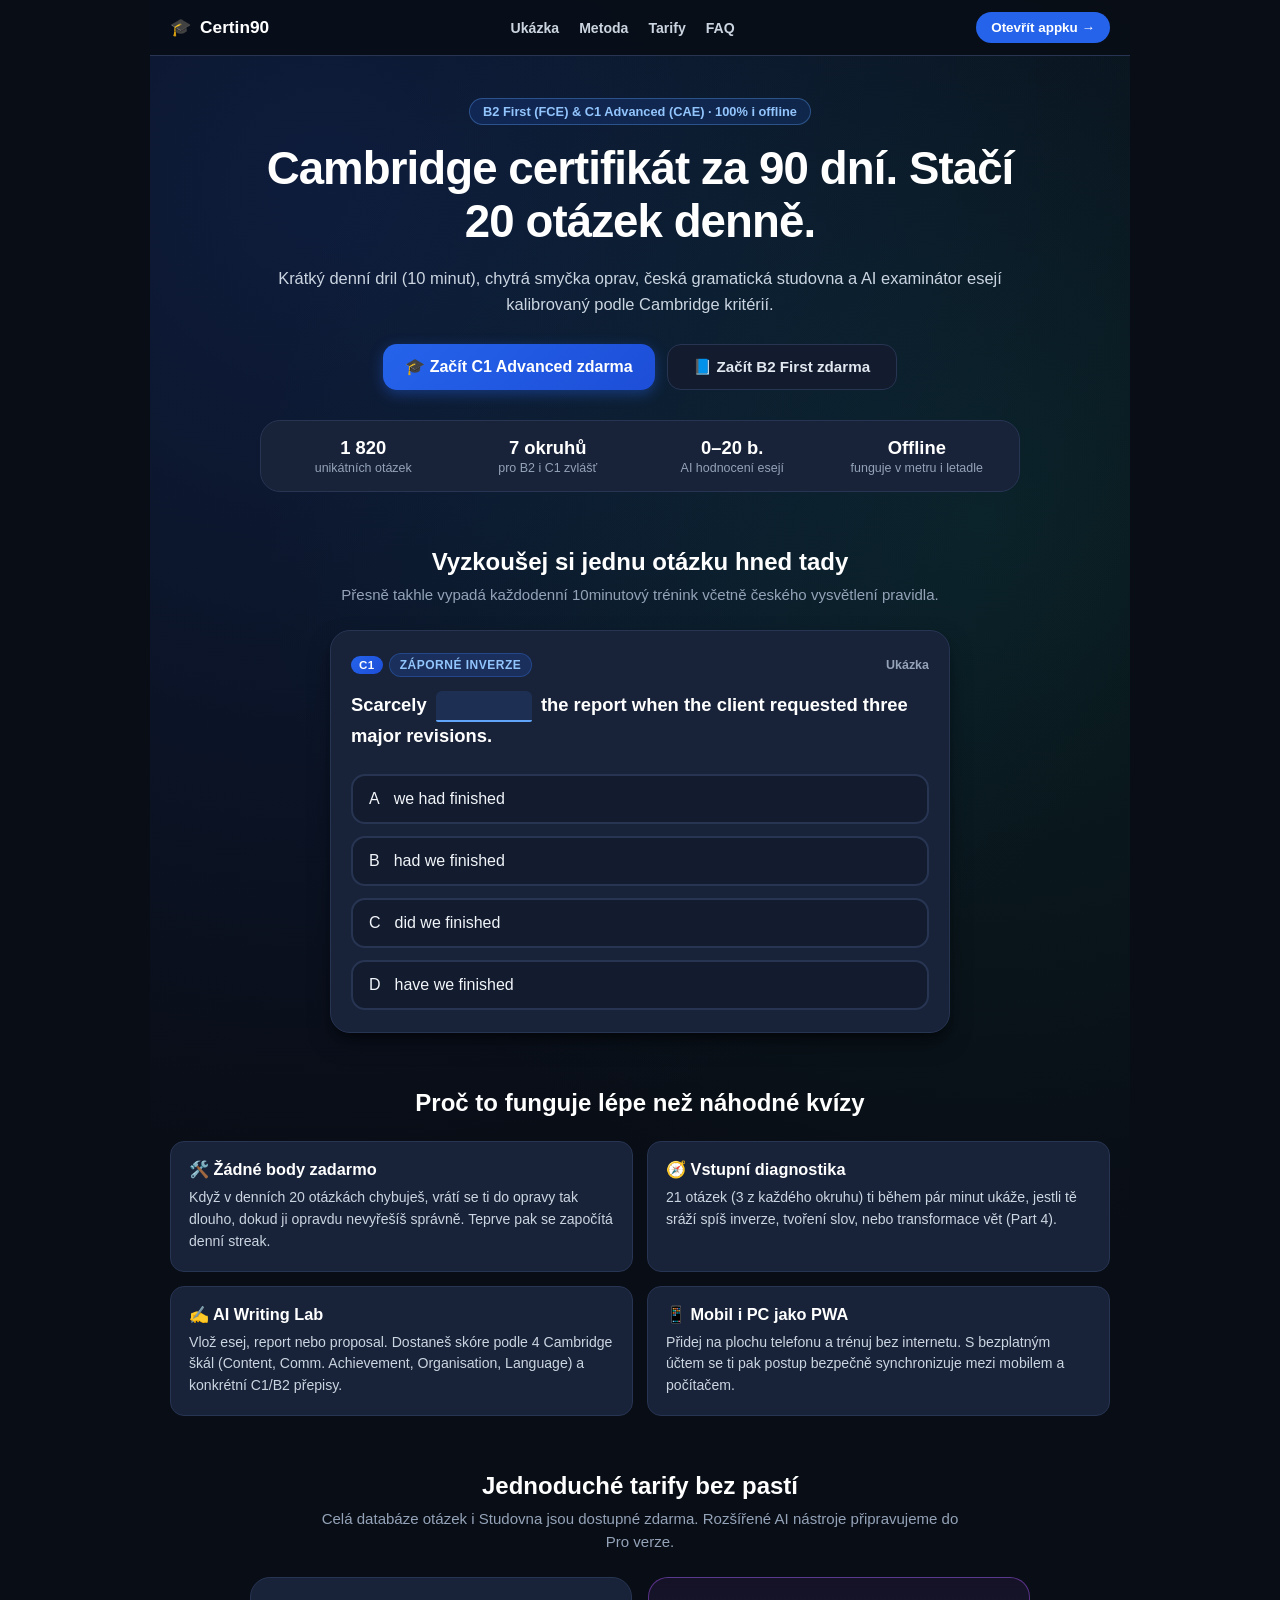
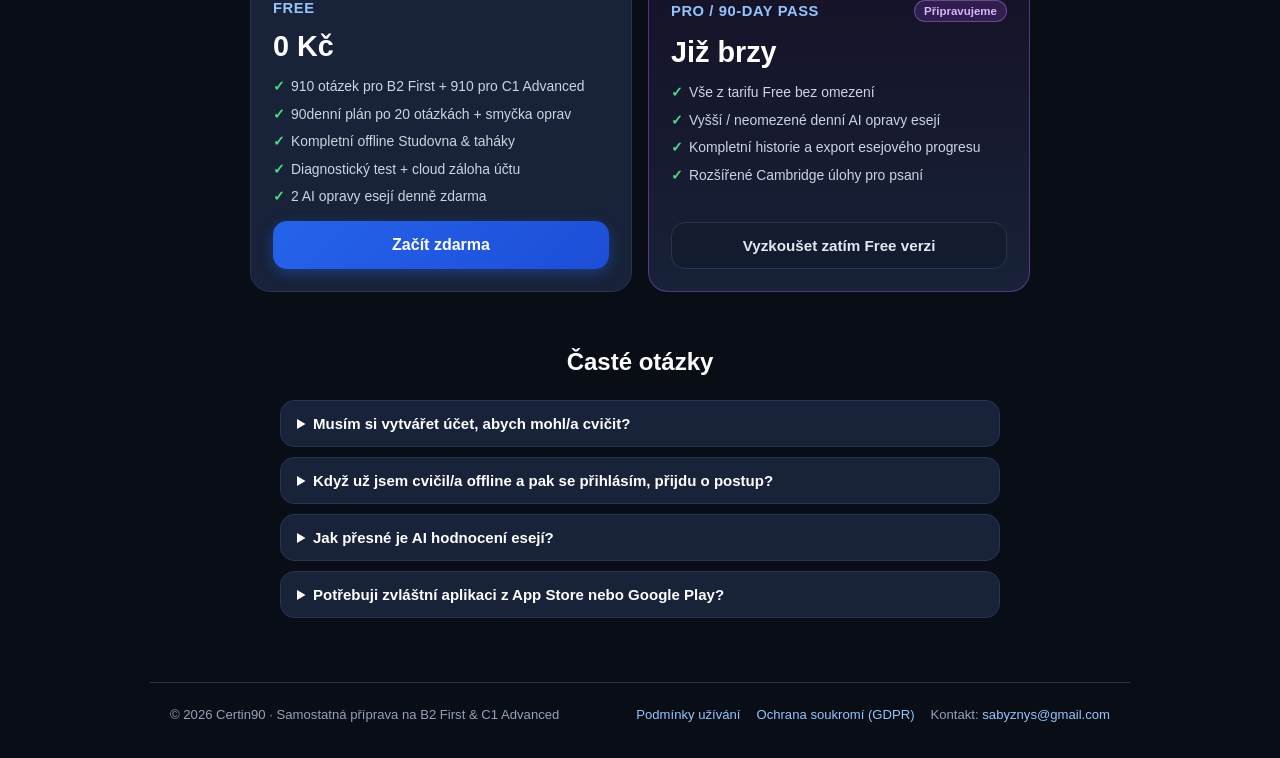
<file: index.html>
<!DOCTYPE html>
<html lang="cs">
<head>
  <meta charset="UTF-8">
  <meta name="viewport" content="width=device-width, initial-scale=1.0, maximum-scale=1.0, user-scalable=no, viewport-fit=cover">
  <title>Certin90 – Certifikát za 90 dní (B2 &amp; C1 Cambridge)</title>

  <!-- PWA & Apple Web App Meta -->
  <link rel="manifest" href="manifest.json">
  <meta name="theme-color" content="#090d16">
  <meta name="apple-mobile-web-app-capable" content="yes">
  <meta name="apple-mobile-web-app-status-bar-style" content="black-translucent">
  <meta name="apple-mobile-web-app-title" content="Certin90">
  <link rel="apple-touch-icon" href="icon.svg">
  <link rel="icon" type="image/svg+xml" href="icon.svg">

  <link rel="stylesheet" href="style.css">
</head>
<body>
  <!-- Landing Page (Single-Domain Public Entry + Pricing + Interactive Demo) -->
  <div id="landingView" class="landing-view" style="display: none;">
    <header class="landing-nav">
      <div class="landing-nav-inner">
        <a href="#landingHero" class="landing-brand">
          <span class="landing-logo">🎓</span>
          <span>Certin90</span>
        </a>
        <nav class="landing-links">
          <a href="#landingDemo">Ukázka</a>
          <a href="#landingFeatures">Metoda</a>
          <a href="#landingPricing">Tarify</a>
          <a href="#landingFaq">FAQ</a>
        </nav>
        <button id="landingOpenAppBtn" class="landing-cta-sm" type="button">Otevřít appku →</button>
      </div>
    </header>

    <main class="landing-main">
      <section id="landingHero" class="landing-hero">
        <div class="landing-eyebrow">B2 First (FCE) &amp; C1 Advanced (CAE) · 100% i offline</div>
        <h1>Cambridge certifikát za 90 dní. Stačí 20 otázek denně.</h1>
        <p class="landing-lead">
          Krátký denní dril (10 minut), chytrá smyčka oprav, česká gramatická studovna a AI examinátor esejí kalibrovaný podle Cambridge kritérií.
        </p>
        <div class="landing-hero-actions">
          <button id="landingStartC1Btn" class="primary-btn landing-hero-btn" type="button">
            🎓 Začít C1 Advanced zdarma
          </button>
          <button id="landingStartB2Btn" class="secondary-btn landing-hero-btn" type="button">
            📘 Začít B2 First zdarma
          </button>
        </div>
        <div class="landing-stats-strip">
          <div><strong>1 820</strong><span>unikátních otázek</span></div>
          <div><strong>7 okruhů</strong><span>pro B2 i C1 zvlášť</span></div>
          <div><strong>0–20 b.</strong><span>AI hodnocení esejí</span></div>
          <div><strong>Offline</strong><span>funguje v metru i letadle</span></div>
        </div>
      </section>

      <section id="landingDemo" class="landing-section">
        <div class="landing-section-head">
          <h2>Vyzkoušej si jednu otázku hned tady</h2>
          <p>Přesně takhle vypadá každodenní 10minutový trénink včetně českého vysvětlení pravidla.</p>
        </div>
        <div class="card landing-demo-card">
          <div class="card-meta">
            <div class="meta-left-badges">
              <span class="level-mini-tag">C1</span>
              <span class="category-tag">Záporné inverze</span>
            </div>
            <span class="counter-tag">Ukázka</span>
          </div>
          <div class="question-text">
            Scarcely <span class="blank-highlight">&nbsp;&nbsp;&nbsp;&nbsp;&nbsp;&nbsp;&nbsp;&nbsp;</span> the report when the client requested three major revisions.
          </div>
          <div class="options-container" id="landingDemoOptions">
            <button type="button" class="option-btn landing-demo-opt" data-correct="false"><span class="opt-letter">A</span><span>we had finished</span></button>
            <button type="button" class="option-btn landing-demo-opt" data-correct="true"><span class="opt-letter">B</span><span>had we finished</span></button>
            <button type="button" class="option-btn landing-demo-opt" data-correct="false"><span class="opt-letter">C</span><span>did we finished</span></button>
            <button type="button" class="option-btn landing-demo-opt" data-correct="false"><span class="opt-letter">D</span><span>have we finished</span></button>
          </div>
          <div id="landingDemoFeedback" class="landing-demo-feedback" style="display: none;"></div>
        </div>
      </section>

      <section id="landingFeatures" class="landing-section">
        <div class="landing-section-head">
          <h2>Proč to funguje lépe než náhodné kvízy</h2>
        </div>
        <div class="landing-features-grid">
          <div class="landing-feature-card">
            <h3>🛠️ Žádné body zadarmo</h3>
            <p>Když v denních 20 otázkách chybuješ, vrátí se ti do opravy tak dlouho, dokud ji opravdu nevyřešíš správně. Teprve pak se započítá denní streak.</p>
          </div>
          <div class="landing-feature-card">
            <h3>🧭 Vstupní diagnostika</h3>
            <p>21 otázek (3 z každého okruhu) ti během pár minut ukáže, jestli tě sráží spíš inverze, tvoření slov, nebo transformace vět (Part 4).</p>
          </div>
          <div class="landing-feature-card">
            <h3>✍️ AI Writing Lab</h3>
            <p>Vlož esej, report nebo proposal. Dostaneš skóre podle 4 Cambridge škál (Content, Comm. Achievement, Organisation, Language) a konkrétní C1/B2 přepisy.</p>
          </div>
          <div class="landing-feature-card">
            <h3>📱 Mobil i PC jako PWA</h3>
            <p>Přidej na plochu telefonu a trénuj bez internetu. S bezplatným účtem se ti pak postup bezpečně synchronizuje mezi mobilem a počítačem.</p>
          </div>
        </div>
      </section>

      <section id="landingPricing" class="landing-section">
        <div class="landing-section-head">
          <h2>Jednoduché tarify bez pastí</h2>
          <p>Celá databáze otázek i Studovna jsou dostupné zdarma. Rozšířené AI nástroje připravujeme do Pro verze.</p>
        </div>
        <div class="landing-pricing-grid">
          <div class="landing-price-card">
            <div class="price-tier">Free</div>
            <div class="price-val">0 Kč</div>
            <ul class="price-list">
              <li>910 otázek pro B2 First + 910 pro C1 Advanced</li>
              <li>90denní plán po 20 otázkách + smyčka oprav</li>
              <li>Kompletní offline Studovna &amp; taháky</li>
              <li>Diagnostický test + cloud záloha účtu</li>
              <li>2 AI opravy esejí denně zdarma</li>
            </ul>
            <button id="landingFreeBtn" class="primary-btn" type="button">Začít zdarma</button>
          </div>

          <div class="landing-price-card is-pro-card">
            <div class="price-tier-row">
              <span class="price-tier">Pro / 90-Day Pass</span>
              <span class="coming-soon-pill">Připravujeme</span>
            </div>
            <div class="price-val">Již brzy</div>
            <ul class="price-list">
              <li>Vše z tarifu Free bez omezení</li>
              <li>Vyšší / neomezené denní AI opravy esejí</li>
              <li>Kompletní historie a export esejového progresu</li>
              <li>Rozšířené Cambridge úlohy pro psaní</li>
            </ul>
            <button id="landingProWaitBtn" class="secondary-btn" type="button">Vyzkoušet zatím Free verzi</button>
          </div>
        </div>
      </section>

      <section id="landingFaq" class="landing-section">
        <div class="landing-section-head">
          <h2>Časté otázky</h2>
        </div>
        <div class="landing-faq-list">
          <details class="landing-faq-item">
            <summary>Musím si vytvářet účet, abych mohl/a cvičit?</summary>
            <p>Nemusíš. Celý gramatický trenažér, denní dávky i Studovna fungují okamžitě bez registrace a bez internetu. Účet potřebuješ jen pro synchronizaci mezi více zařízeními a pro AI opravu esejí.</p>
          </details>
          <details class="landing-faq-item">
            <summary>Když už jsem cvičil/a offline a pak se přihlásím, přijdu o postup?</summary>
            <p>Ne. Při prvním přihlášení se tvůj dosavadní lokální postup automaticky nahraje do tvého cloudového účtu.</p>
          </details>
          <details class="landing-faq-item">
            <summary>Jak přesné je AI hodnocení esejí?</summary>
            <p>AI examinátor je kalibrovaný podle 4 oficiálních hodnoticích škál Cambridge (každá 0–5 bodů, celkem 20), hlídá cílový rozsah slov a vypisuje konkrétní gramatické chyby i lepší C1/B2 formulace.</p>
          </details>
          <details class="landing-faq-item">
            <summary>Potřebuji zvláštní aplikaci z App Store nebo Google Play?</summary>
            <p>Ne, jde o moderní PWA aplikaci. V prohlížeči na mobilu stačí zvolit „Přidat na plochu“ a chová se jako nativní aplikace včetně offline režimu.</p>
          </details>
        </div>
      </section>
    </main>

    <footer class="landing-footer">
      <div>© 2026 Certin90 · Samostatná příprava na B2 First &amp; C1 Advanced</div>
      <div class="landing-footer-links">
        <a href="./terms.html">Podmínky užívání</a>
        <a href="./privacy.html">Ochrana soukromí (GDPR)</a>
        <span>Kontakt: <a href="mailto:sabyznys@gmail.com">sabyznys@gmail.com</a></span>
      </div>
    </footer>
  </div>

  <div class="app-container" id="appShell">
    <!-- PWA Auto-Update Banner -->
    <div id="pwaUpdateBanner" class="pwa-update-banner" style="display: none;">
      <span>✨ K dispozici je nová verze Certin90</span>
      <button id="pwaUpdateReloadBtn" type="button" class="mini-action-btn">Aktualizovat</button>
    </div>
    <!-- Top Bar Header (Compact Single Row) -->
    <header class="app-header">
      <!-- 1) Menu & Settings Page Trigger (3 horizontal bars) -->
      <button id="categoryMenuBtn" class="hamburger-menu-btn" title="Otevřít Menu, Úroveň B2/C1, Okruhy a Nastavení">
        <svg class="hamburger-svg" width="18" height="15" viewBox="0 0 18 15" fill="none">
          <line x1="1.5" y1="2.5" x2="16.5" y2="2.5" stroke="currentColor" stroke-width="2.2" stroke-linecap="round"/>
          <line x1="1.5" y1="7.5" x2="16.5" y2="7.5" stroke="currentColor" stroke-width="2.2" stroke-linecap="round"/>
          <line x1="1.5" y1="12.5" x2="16.5" y2="12.5" stroke="currentColor" stroke-width="2.2" stroke-linecap="round"/>
        </svg>
        <span id="currentTopicName" class="hamburger-topic-label">Den 1 · C1</span>
      </button>

      <!-- 2) Toggle button between Studovna and Testy -->
      <button id="modeToggleBtn" class="mode-toggle-btn" title="Přepnout mezi Studovnou a Testy">
        <span id="modeToggleIcon">📖</span>
        <span id="modeToggleLabel">Studovna</span>
      </button>

      <!-- 3) Compact Stats on right (Streak, Daily 20 Goal, Sound) -->
      <div class="header-stats">
        <div class="stat-badge streak-badge" id="streakBadge" title="Tvůj denní streak">
          <span class="badge-icon">🔥</span>
          <span id="streakCount">0</span>
        </div>

        <div class="stat-badge goal-badge" id="goalBadge" title="Dnešní unikátní správné odpovědi (cíl 20 pro streak)">
          <span class="badge-icon">🎯</span>
          <span id="dailyProgressText">0/20</span>
        </div>

        <button id="soundToggleBtn" class="sound-mini-btn" title="Zvuk zapnut / vypnut">
          <span id="soundIcon">🔊</span>
        </button>
      </div>
    </header>

    <!-- Session Progress Line -->
    <div class="session-progress-container" id="sessionProgressContainer">
      <div class="session-progress-bar" id="sessionProgressBar" style="width: 0%;"></div>
    </div>

    <!-- Main Question & Summary Views -->
    <main class="quiz-main" id="quizMain">
      <!-- Active Question Card -->
      <div class="card question-card" id="questionCard">
        <!-- Badge row -->
        <div class="card-meta">
          <div class="meta-left-badges">
            <span class="level-mini-tag" id="qLevelTag">C1</span>
            <span class="category-tag" id="qCategoryTag">Záporné inverze</span>
          </div>
          <span class="counter-tag" id="qCounterTag">1 / 20</span>
        </div>

        <!-- Phase Sub-banner (e.g. "Režim opravy chyb") -->
        <div class="phase-banner" id="phaseBanner" style="display: none;">
          <span id="phaseBannerText">🛠️ Oprava chybných otázek</span>
        </div>

        <!-- Instruction -->
        <div class="instruction-text" id="qInstruction">
          Vyber správnou možnost:
        </div>

        <!-- Optional Context Prompt (for Transformations) -->
        <div class="prompt-context-box" id="qPromptContext" style="display: none;">
          <div class="prompt-label">Původní věta:</div>
          <div class="prompt-text" id="qPromptText"></div>
          <div class="prompt-keyword-box">
            Klíčové slovo: <strong id="qKeyWord"></strong>
          </div>
        </div>

        <!-- The Sentence / Question with Blank -->
        <div class="question-text" id="qQuestionText">
          Načítám otázku...
        </div>

        <!-- Multiple Choice Options Container -->
        <div class="options-container" id="choiceOptionsContainer"></div>

        <!-- Text Input Container -->
        <div class="text-input-container" id="textInputContainer" style="display: none;">
          <input
            type="text"
            id="textAnswerInput"
            class="c1-input"
            placeholder="Napiš svou odpověď..."
            autocomplete="off"
            autocorrect="off"
            autocapitalize="off"
            spellcheck="false"
          />
          <button id="submitTextBtn" class="primary-btn submit-btn">
            Ověřit ➔
          </button>
        </div>
      </div>

      <!-- Round Summary / Repair Prompt / Completion Card -->
      <div class="card state-card" id="stateCard" style="display: none;">
        <div class="state-icon" id="stateIcon">🛠️</div>
        <h2 class="state-title" id="stateTitle">Dnešních 20 otázek dokončeno</h2>
        <p class="state-desc" id="stateDesc"></p>

        <div class="state-stats-pill" id="stateStatsPill" style="display: none;">
          <span id="stateScoreText">15 / 20 správně</span>
        </div>

        <div class="state-actions" id="stateActions">
          <!-- Dynamically populated action buttons -->
        </div>
      </div>

      <!-- Diagnostic Test Result & Weakness Profile Card -->
      <div class="card diagnostic-card" id="diagnosticResultCard" style="display: none;">
        <div class="diagnostic-header">
          <div class="state-icon">🧭</div>
          <h2 id="diagResultTitle">Výsledky vstupního testu</h2>
          <p id="diagResultSubtitle" class="state-desc"></p>
        </div>

        <div class="diag-overall-score" id="diagOverallScore"></div>

        <div class="diag-recommendations" id="diagRecommendations"></div>

        <div class="diag-breakdown-list" id="diagBreakdownList"></div>

        <div class="state-actions">
          <button id="diagStartWeakestBtn" class="primary-btn">Procvičit nejslabší okruh 🎯</button>
          <button id="diagStartDailyBtn" class="secondary-btn">Přejít na dnešní dávku (20 otázek) 📅</button>
        </div>
      </div>
    </main>

    <!-- Learning Database / Studovna View -->
    <section class="theory-view" id="theoryView" style="display: none;">
      <div class="theory-header-card">
        <div class="theory-title-row">
          <h2 id="theoryHeaderTitle">📖 C1 Studovna &amp; Taháky</h2>
          <span class="level-mini-tag" id="theoryLevelBadge">C1</span>
        </div>
        <p id="theoryHeaderSub">Kompletní pravidla, vzorce a zkouškové strategie pro všechny okruhy.</p>

        <!-- Search bar -->
        <div class="theory-search-bar">
          <input
            type="text"
            id="theorySearchInput"
            class="theory-search-input"
            placeholder="🔍 Hledej v pravidlech a příkladech..."
          />
        </div>

        <!-- Filter chips (rendered dynamically per level) -->
        <div class="theory-chips" id="theoryChips"></div>
      </div>

      <!-- Theory Cards Render Container -->
      <div class="theory-cards-container" id="theoryCardsContainer"></div>
    </section>

    <!-- Bottom Sheet / Feedback Panel (Slides up) -->
    <div class="feedback-sheet" id="feedbackSheet">
      <div class="feedback-sheet-content">
        <div class="feedback-status-row">
          <div class="status-left">
            <span class="status-icon" id="statusIcon">🎉</span>
            <div class="status-text-group">
              <h3 id="statusTitle">Skvěle! Správná odpověď</h3>
              <p id="correctAnswerDisplay" class="correct-answer-display" style="display: none;"></p>
            </div>
          </div>
        </div>

        <!-- Explanation Card -->
        <div class="explanation-box" id="explanationBox">
          <div class="explanation-header">
            <strong>💡 Proč je to tak (Pravidlo):</strong>
          </div>
          <p id="explanationText" class="explanation-body"></p>
          <div class="tip-badge" id="tipBox" style="display: none;">
            <span class="tip-icon">⚡️</span>
            <span id="tipText"></span>
          </div>
        </div>

        <button id="nextQuestionBtn" class="primary-btn next-btn">
          Další otázka ➜
        </button>
      </div>
    </div>

    <!-- Full-page Left Menu & Settings Overlay -->
    <div class="menu-overlay" id="menuOverlay">
      <div class="menu-page" id="menuPage">
        <div class="menu-topbar">
          <div class="brand-lockup">
            <span class="brand-logo">🎓</span>
            <div>
              <div class="brand-name">Certin90</div>
              <div class="brand-tagline">Certifikát za 90 dní · 20 otázek, 10 min</div>
            </div>
          </div>
          <button id="closeMenuBtn" class="close-btn" title="Zavřít menu">&times;</button>
        </div>

        <div class="menu-scroll-body">
          <!-- Level Switcher Card -->
          <section class="settings-section">
            <div class="section-label">Cílová úroveň zkoušky</div>
            <div class="level-switcher" id="levelSwitcher">
              <button class="level-pill" data-level="b2" id="levelBtnB2">
                <strong>B2 First (FCE)</strong>
                <small>910 otázek · 7 okruhů</small>
              </button>
              <button class="level-pill" data-level="c1" id="levelBtnC1">
                <strong>C1 Advanced (CAE)</strong>
                <small>910 otázek · 7 okruhů</small>
              </button>
            </div>
          </section>

          <!-- Primary Modes -->
          <section class="settings-section">
            <div class="section-label">Denní režim &amp; Diagnostika</div>
            <div class="topic-list" id="primaryModeList">
              <button class="topic-item" data-topic="daily" id="dailyTopicBtn">
                <span class="topic-icon">📅</span>
                <div class="topic-info">
                  <strong id="dailyMenuTitle">Dnešní dávka (Den 1 / 90)</strong>
                  <small id="dailyPackDateLabel">0 / 20 splněno · 20 otázek na dnešek</small>
                </div>
                <span class="topic-status-pill" id="dailyStatusPill">0/20</span>
              </button>

              <button class="topic-item" data-topic="diagnostic" id="diagnosticTopicBtn">
                <span class="topic-icon">🧭</span>
                <div class="topic-info">
                  <strong>Vstupní diagnostický test (21 otázek)</strong>
                  <small id="diagnosticStatusLabel">Dobrovolný rozřazovací test (3 z každého okruhu)</small>
                </div>
                <span class="topic-status-pill" id="diagnosticLastPill">Spustit</span>
              </button>

              <button class="topic-item" data-topic="mistakes" id="mistakesTopicItem">
                <span class="topic-icon">❌</span>
                <div class="topic-info">
                  <strong>Opáčko mých chyb</strong>
                  <small id="mistakesCountLabel">0 uložených chyb</small>
                </div>
                <span class="topic-status-pill" id="mistakesPill">0</span>
              </button>

              <button class="topic-item" data-topic="all" id="allTopicBtn">
                <span class="topic-icon">🎲</span>
                <div class="topic-info">
                  <strong id="allMenuTitle">Kompletní databáze (910 otázek)</strong>
                  <small>Mix všech 7 okruhů (nejprve nevyřešené otázky)</small>
                </div>
              </button>
            </div>
          </section>

          <!-- 7 Topics with X / 130 Mastery -->
          <section class="settings-section">
            <div class="section-label">Procvičování okruhů (130 otázek / okruh)</div>
            <div class="topic-list" id="categoryTopicList">
              <!-- Rendered dynamically for active B2 / C1 level -->
            </div>
          </section>

          <!-- Preferences, Future AI & Danger Zone -->
          <section class="settings-section">
            <div class="section-label">Nastavení &amp; Nástroje</div>

            <div class="settings-row-card">
              <div class="settings-row-info">
                <strong>🔊 Zvukové efekty</strong>
                <small>Krátké tóny pro správnou a chybnou odpověď</small>
              </div>
              <button id="menuSoundToggleBtn" class="mini-action-btn">Zapnuto</button>
            </div>

            <div class="settings-row-card cloud-sync-card" id="cloudSyncCard">
              <div class="cloud-sync-header">
                <div class="settings-row-info">
                  <strong>☁️ Cloud účet &amp; Synchronizace (Supabase)</strong>
                  <small id="cloudSyncStatus">Lokální režim (offline). Přihlas se pro zálohu mezi mobilem a PC.</small>
                </div>
                <span class="sync-status-pill" id="cloudPlanPill">Offline</span>
              </div>

              <div class="cloud-auth-form" id="cloudAuthForm">
                <button id="authGoogleBtn" class="google-oauth-btn" type="button">
                  <svg width="16" height="16" viewBox="0 0 24 24" aria-hidden="true">
                    <path fill="#EA4335" d="M12 10.2v3.9h5.4c-.2 1.3-1.5 3.8-5.4 3.8-3.3 0-6-2.7-6-6s2.7-6 6-6c1.9 0 3.1.8 3.8 1.5l2.6-2.5C16.7 3.3 14.6 2.4 12 2.4 6.7 2.4 2.4 6.7 2.4 12S6.7 21.6 12 21.6c6.9 0 9.6-4.8 9.6-7.3 0-.5-.1-.9-.1-1.3H12z"/>
                  </svg>
                  <span>Pokračovat přes Google</span>
                </button>
                <div class="auth-divider"><span>nebo e-mailem</span></div>
                <div class="auth-inputs-grid">
                  <input type="email" id="authEmailInput" class="auth-input" placeholder="E-mail (např. tvuj@email.cz)" autocomplete="email" />
                  <input type="password" id="authPasswordInput" class="auth-input" placeholder="Heslo (min. 8 znaků, písmena + číslice)" autocomplete="current-password" />
                </div>
                <div class="legal-inline-note">
                  Pro registraci: min. <strong>8 znaků</strong>, alespoň jedno písmeno a jedna číslice. Ověřovací odkaz platí 15 min.
                </div>
                <div class="cloud-auth-actions">
                  <button id="authSignInBtn" class="mini-action-btn" type="button">Přihlásit se</button>
                  <button id="authSignUpBtn" class="secondary-mini-btn" type="button">Registrovat</button>
                  <button id="authForgotBtn" class="link-mini-btn" type="button">Zapomenuté heslo?</button>
                </div>
                <div class="legal-inline-note">
                  Registrací souhlasíš s <a href="./terms.html">Podmínkami</a> a <a href="./privacy.html">GDPR</a>.
                </div>
                <div id="cloudAuthMsg" class="cloud-auth-msg" style="display: none;"></div>
              </div>

              <div class="cloud-signed-in-bar" id="cloudSignedInBar" style="display: none;">
                <div class="cloud-user-line">
                  <span id="cloudUserEmail">user@example.com</span>
                </div>
                <div class="cloud-auth-actions">
                  <button id="cloudSyncNowBtn" class="mini-action-btn" type="button">Synchronizovat</button>
                  <button id="authSignOutBtn" class="danger-mini-btn" type="button">Odhlásit</button>
                </div>
              </div>
            </div>

            <div class="settings-row-card ai-teaser-card">
              <div class="settings-row-info">
                <strong>✨ AI Oprava esejí (Gemini + Supabase)</strong>
                <small>Napiš nebo vlož svou esej (B2/C1) a získej hodnocení podle Cambridge kritérií.</small>
              </div>
              <button id="openEssayLabBtn" class="mini-action-btn" type="button">Otevřít ✍️</button>
            </div>

            <div class="settings-row-card">
              <div class="settings-row-info">
                <strong>🏠 Úvodní stránka &amp; Tarify</strong>
                <small>Zobrazit veřejnou prezentaci, ukázku, tarify a FAQ</small>
              </div>
              <button id="openLandingFromMenuBtn" class="secondary-mini-btn" type="button">Zobrazit</button>
            </div>

            <div class="settings-row-card cloud-sync-card" id="feedbackCard">
              <div class="settings-row-info">
                <strong>💬 Zpětná vazba &amp; Hlášení chyby</strong>
                <small>Narazil jsi na chybu v otázce nebo máš nápad na vylepšení?</small>
              </div>
              <div class="essay-controls-row">
                <select id="feedbackCategorySelect" class="auth-input">
                  <option value="bug">Chyba v aplikaci</option>
                  <option value="content">Chyba v otázce / textu</option>
                  <option value="idea">Nápad na funkci</option>
                  <option value="other">Jiné</option>
                </select>
                <button id="sendFeedbackBtn" class="mini-action-btn" type="button">Odeslat</button>
              </div>
              <textarea id="feedbackMessageInput" class="auth-input" rows="2" placeholder="Popiš krátce, o co jde (pro odeslání do cloudu se přihlas výše)..."></textarea>
              <div id="feedbackStatusMsg" class="cloud-auth-msg" style="display: none;"></div>
            </div>

            <div class="settings-row-card danger-card">
              <div class="settings-row-info">
                <strong id="resetLevelTitle">🗑️ Reset postupu pro úroveň</strong>
                <small>Vynuluje splněné okruhy (0/130) a dnešní dávku v aktivním levelu.</small>
              </div>
              <button id="resetLevelBtn" class="danger-mini-btn">Resetovat</button>
            </div>

            <div class="menu-legal-links">
              <a href="./terms.html">Podmínky užívání</a>
              <span>·</span>
              <a href="./privacy.html">Ochrana soukromí (GDPR)</a>
            </div>
          </section>
        </div>
      </div>
    </div>

    <!-- First-Time Onboarding Modal (Select Level B2 vs C1) -->
    <div class="celebration-overlay" id="onboardingOverlay">
      <div class="celebration-card onboarding-card">
        <div class="celebration-flame">🎓</div>
        <h2>Vítej v Certin90!</h2>
        <p class="celebration-sub">
          Certifikát za 90 dní – jen <strong>20 otázek / 10 minut denně</strong>. Vyber si úroveň, na kterou teď míříš:
        </p>

        <div class="onboarding-levels">
          <button class="onboarding-level-btn" data-level="b2">
            <strong>📘 B2 First (FCE)</strong>
            <span>910 unikátních otázek · Kondicionály, modály, pasivum, Part 2–4</span>
          </button>
          <button class="onboarding-level-btn" data-level="c1">
            <strong>🎓 C1 Advanced (CAE)</strong>
            <span>910 unikátních otázek · Inverze, subjunktiv, formální styl, Part 2–4</span>
          </button>
        </div>

        <p class="celebration-note" style="margin-top: 14px;">
          Úroveň i diagnostický test můžeš kdykoli přepnout v levém menu (≡).
        </p>
      </div>
    </div>

    <!-- Daily Streak Celebration Modal -->
    <div class="celebration-overlay" id="celebrationOverlay">
      <div class="celebration-card">
        <div class="celebration-flame">🔥</div>
        <h2>Denní cíl 20/20 splněn!</h2>
        <p class="celebration-sub">
          Dnes jsi úspěšně vyřešil 20 unikátních otázek. Tvůj denní streak se zvyšuje na:
        </p>
        <div class="celebration-streak-number" id="celebrationStreakVal">
          1 den
        </div>
        <p class="celebration-note">
          Každodenní konzistence ti zajistí jistotu u zkoušky do 90 dnů!
        </p>
        <button id="closeCelebrationBtn" class="primary-btn celebration-btn">
          Pokračovat 🚀
        </button>
      </div>
    </div>

    <!-- AI Essay Grading Lab Modal -->
    <div class="celebration-overlay" id="essayOverlay">
      <div class="celebration-card essay-modal-card">
        <div class="essay-modal-top">
          <div>
            <h2>✨ AI Oprava esejí</h2>
            <p class="essay-modal-sub" id="essayQuotaLabel">Hodnocení podle Cambridge kritérií (0–20 b.)</p>
          </div>
          <button id="closeEssayBtn" class="close-btn" title="Zavřít">&times;</button>
        </div>

        <div class="essay-auth-notice" id="essayAuthNotice" style="display: none;">
          <span>Pro AI opravu esejí se nejprve přihlas do Cloud účtu v levém menu (≡). Offline testy i Studovna fungují dál bez účtu.</span>
          <button id="essayOpenAuthBtn" class="mini-action-btn" type="button">Otevřít přihlášení</button>
        </div>

        <div class="essay-controls-row">
          <select id="essayLevelSelect" class="auth-input">
            <option value="c1">C1 Advanced (CAE)</option>
            <option value="b2">B2 First (FCE)</option>
          </select>
          <select id="essayTaskSelect" class="auth-input">
            <option value="essay">Essay</option>
            <option value="report">Report</option>
            <option value="proposal">Proposal</option>
            <option value="review">Review</option>
            <option value="letter">Letter / Email</option>
            <option value="article">Article</option>
          </select>
        </div>

        <div class="essay-prompt-bar">
          <input
            type="text"
            id="essayPromptInput"
            class="auth-input"
            placeholder="Zadání / téma eseje (volitelné)..."
          />
          <button id="essayPickPromptBtn" class="secondary-mini-btn" type="button" title="Vložit vzorové Cambridge zadání">
            Vzorové zadání 🎲
          </button>
        </div>

        <textarea
          id="essayTextInput"
          class="auth-input essay-textarea"
          rows="7"
          placeholder="Sem vlož nebo napiš svůj text v angličtině (B2: 140–190 slov, C1: 220–260 slov)..."
        ></textarea>

        <div class="essay-submit-row">
          <span class="essay-word-count" id="essayWordCount">0 / 220–260 slov</span>
          <button id="gradeEssaySubmitBtn" class="primary-btn essay-submit-btn" type="button">
            Opravit pomocí AI ✨
          </button>
        </div>

        <div id="essayProgressWrap" class="essay-progress-wrap" style="display: none;">
          <div class="essay-progress-meta">
            <span id="essayProgressStep">Odesílám text...</span>
            <strong id="essayProgressPct">0 %</strong>
          </div>
          <div class="essay-progress-track">
            <div id="essayProgressBar" class="essay-progress-fill" style="width: 0%;"></div>
          </div>
        </div>

        <div id="essayStatusMsg" class="cloud-auth-msg" style="display: none;"></div>
        <div id="essayResultContainer" class="essay-result-container" style="display: none;"></div>
        <div id="essayHistoryContainer" class="essay-history-container" style="display: none;"></div>
      </div>
    </div>

    <!-- Password Recovery Modal -->
    <div class="celebration-overlay" id="recoveryOverlay">
      <div class="celebration-card onboarding-card">
        <div class="celebration-flame">🔑</div>
        <h2>Nastavení nového hesla</h2>
        <p class="celebration-sub">Zadej nové heslo pro svůj účet Certin90 (min. 8 znaků, musí obsahovat písmena i číslice).</p>
        <input type="password" id="recoveryPasswordInput" class="auth-input" placeholder="Nové heslo (min. 8 znaků, písmena + číslice)..." style="margin-top: 12px;" />
        <div id="recoveryStatusMsg" class="cloud-auth-msg" style="display: none; margin-top: 10px;"></div>
        <div class="state-actions" style="margin-top: 14px;">
          <button id="recoverySaveBtn" class="primary-btn" type="button">Uložit nové heslo</button>
          <button id="recoveryCancelBtn" class="secondary-btn" type="button">Zrušit</button>
        </div>
      </div>
    </div>
  </div>

  <!-- Scripts -->
  <script src="questions-b2.js"></script>
  <script src="questions-c1.js"></script>
  <script src="theory.js"></script>
  <script src="supabase-client.js"></script>
  <script src="app.js"></script>
</body>
</html>
</file>
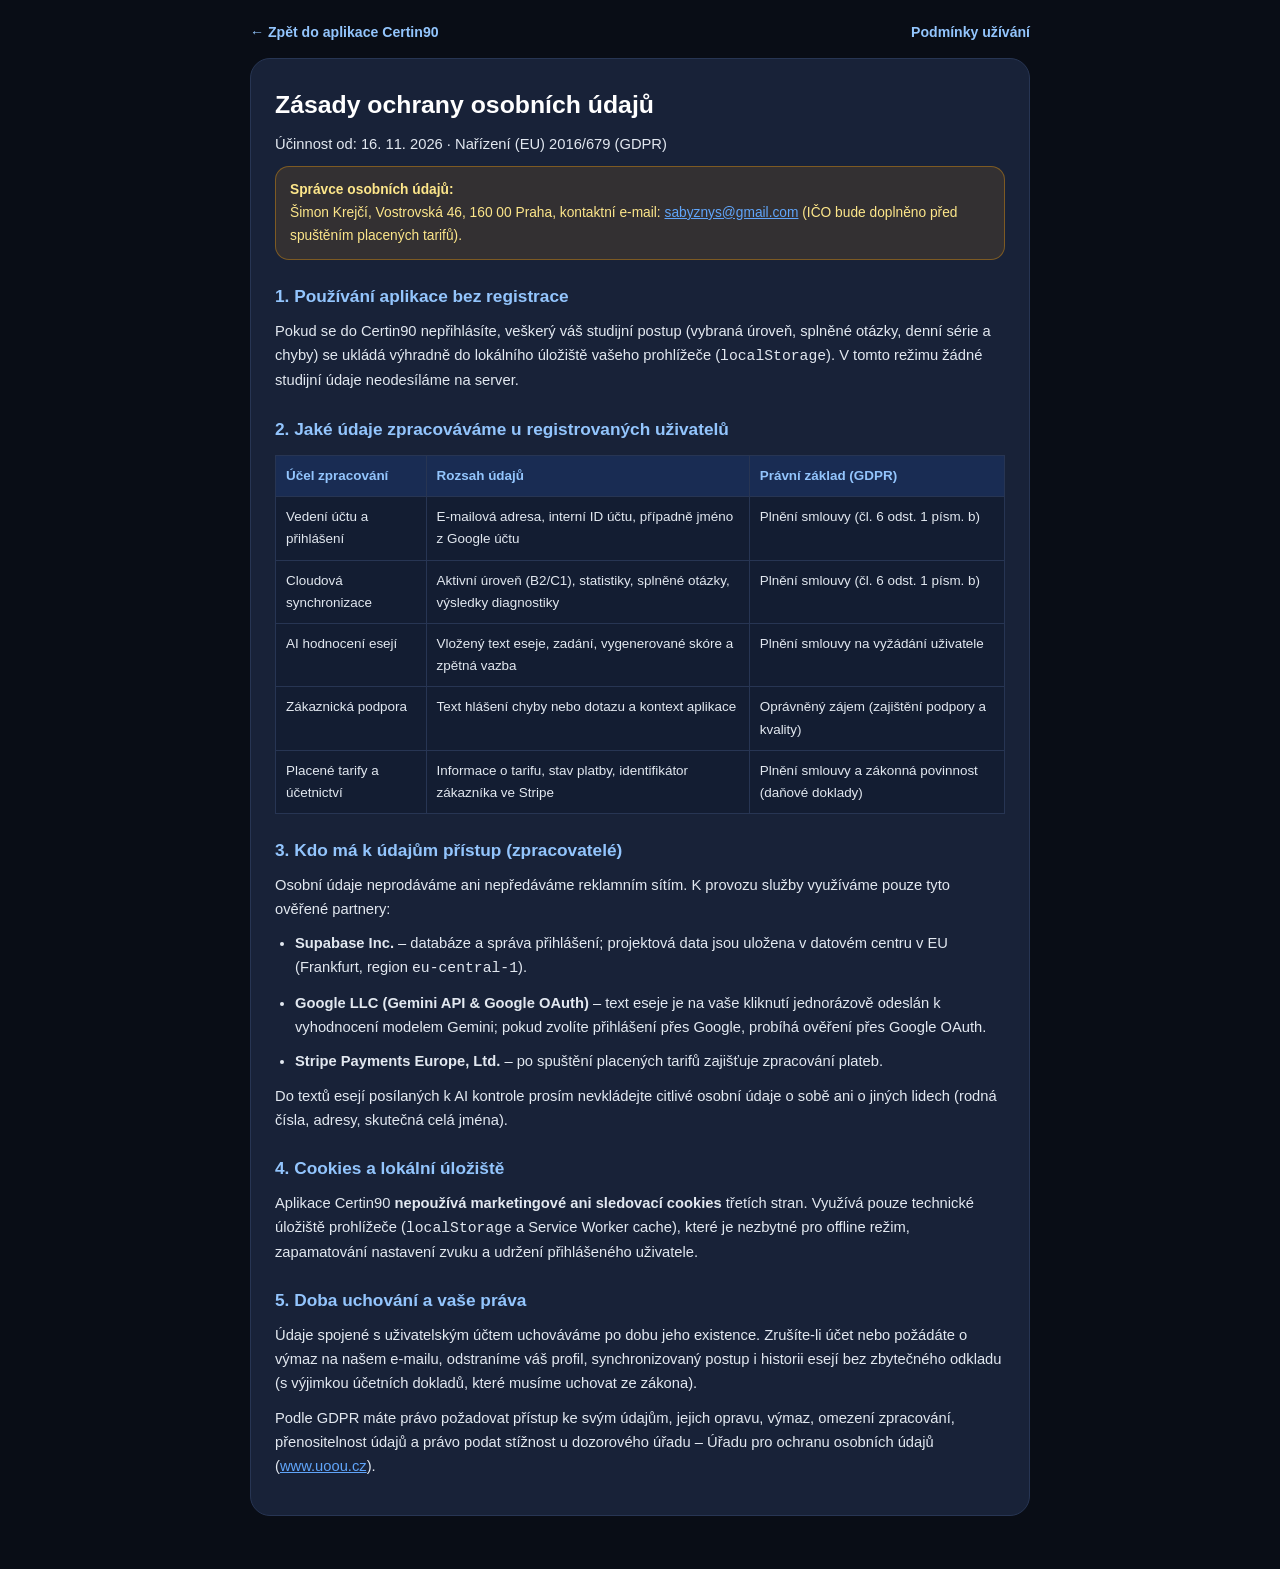
<file: privacy.html>
<!DOCTYPE html>
<html lang="cs">
<head>
  <meta charset="UTF-8">
  <meta name="viewport" content="width=device-width, initial-scale=1.0, viewport-fit=cover">
  <title>Ochrana osobních údajů (GDPR) – Certin90</title>
  <meta name="theme-color" content="#090d16">
  <link rel="icon" type="image/svg+xml" href="icon.svg">
  <link rel="stylesheet" href="style.css">
</head>
<body class="legal-page-body">
  <main class="legal-shell">
    <div class="legal-topbar">
      <a href="./index.html?app=1" class="legal-back-link">← Zpět do aplikace Certin90</a>
      <a href="./terms.html" class="legal-alt-link">Podmínky užívání</a>
    </div>

    <article class="legal-card">
      <h1>Zásady ochrany osobních údajů</h1>
      <p class="legal-meta">Účinnost od: 16. 11. 2026 · Nařízení (EU) 2016/679 (GDPR)</p>

      <div class="legal-notice-box">
        <strong>Správce osobních údajů:</strong><br>
        Šimon Krejčí, Vostrovská 46, 160 00 Praha, kontaktní e-mail: <a href="mailto:sabyznys@gmail.com">sabyznys@gmail.com</a> (IČO bude doplněno před spuštěním placených tarifů).
      </div>

      <h2>1. Používání aplikace bez registrace</h2>
      <p>
        Pokud se do Certin90 nepřihlásíte, veškerý váš studijní postup (vybraná úroveň, splněné otázky, denní série a chyby) se ukládá výhradně do lokálního úložiště vašeho prohlížeče (<code>localStorage</code>). V tomto režimu žádné studijní údaje neodesíláme na server.
      </p>

      <h2>2. Jaké údaje zpracováváme u registrovaných uživatelů</h2>
      <table class="legal-table">
        <thead>
          <tr>
            <th>Účel zpracování</th>
            <th>Rozsah údajů</th>
            <th>Právní základ (GDPR)</th>
          </tr>
        </thead>
        <tbody>
          <tr>
            <td>Vedení účtu a přihlášení</td>
            <td>E-mailová adresa, interní ID účtu, případně jméno z Google účtu</td>
            <td>Plnění smlouvy (čl. 6 odst. 1 písm. b)</td>
          </tr>
          <tr>
            <td>Cloudová synchronizace</td>
            <td>Aktivní úroveň (B2/C1), statistiky, splněné otázky, výsledky diagnostiky</td>
            <td>Plnění smlouvy (čl. 6 odst. 1 písm. b)</td>
          </tr>
          <tr>
            <td>AI hodnocení esejí</td>
            <td>Vložený text eseje, zadání, vygenerované skóre a zpětná vazba</td>
            <td>Plnění smlouvy na vyžádání uživatele</td>
          </tr>
          <tr>
            <td>Zákaznická podpora</td>
            <td>Text hlášení chyby nebo dotazu a kontext aplikace</td>
            <td>Oprávněný zájem (zajištění podpory a kvality)</td>
          </tr>
          <tr>
            <td>Placené tarify a účetnictví</td>
            <td>Informace o tarifu, stav platby, identifikátor zákazníka ve Stripe</td>
            <td>Plnění smlouvy a zákonná povinnost (daňové doklady)</td>
          </tr>
        </tbody>
      </table>

      <h2>3. Kdo má k údajům přístup (zpracovatelé)</h2>
      <p>Osobní údaje neprodáváme ani nepředáváme reklamním sítím. K provozu služby využíváme pouze tyto ověřené partnery:</p>
      <ul>
        <li><strong>Supabase Inc.</strong> – databáze a správa přihlášení; projektová data jsou uložena v datovém centru v EU (Frankfurt, region <code>eu-central-1</code>).</li>
        <li><strong>Google LLC (Gemini API &amp; Google OAuth)</strong> – text eseje je na vaše kliknutí jednorázově odeslán k vyhodnocení modelem Gemini; pokud zvolíte přihlášení přes Google, probíhá ověření přes Google OAuth.</li>
        <li><strong>Stripe Payments Europe, Ltd.</strong> – po spuštění placených tarifů zajišťuje zpracování plateb.</li>
      </ul>
      <p>
        Do textů esejí posílaných k AI kontrole prosím nevkládejte citlivé osobní údaje o sobě ani o jiných lidech (rodná čísla, adresy, skutečná celá jména).
      </p>

      <h2>4. Cookies a lokální úložiště</h2>
      <p>
        Aplikace Certin90 <strong>nepoužívá marketingové ani sledovací cookies</strong> třetích stran. Využívá pouze technické úložiště prohlížeče (<code>localStorage</code> a Service Worker cache), které je nezbytné pro offline režim, zapamatování nastavení zvuku a udržení přihlášeného uživatele.
      </p>

      <h2>5. Doba uchování a vaše práva</h2>
      <p>
        Údaje spojené s uživatelským účtem uchováváme po dobu jeho existence. Zrušíte-li účet nebo požádáte o výmaz na našem e-mailu, odstraníme váš profil, synchronizovaný postup i historii esejí bez zbytečného odkladu (s výjimkou účetních dokladů, které musíme uchovat ze zákona).
      </p>
      <p>
        Podle GDPR máte právo požadovat přístup ke svým údajům, jejich opravu, výmaz, omezení zpracování, přenositelnost údajů a právo podat stížnost u dozorového úřadu – Úřadu pro ochranu osobních údajů (<a href="https://www.uoou.cz" target="_blank" rel="noopener noreferrer">www.uoou.cz</a>).
      </p>
    </article>
  </main>
</body>
</html>
</file>
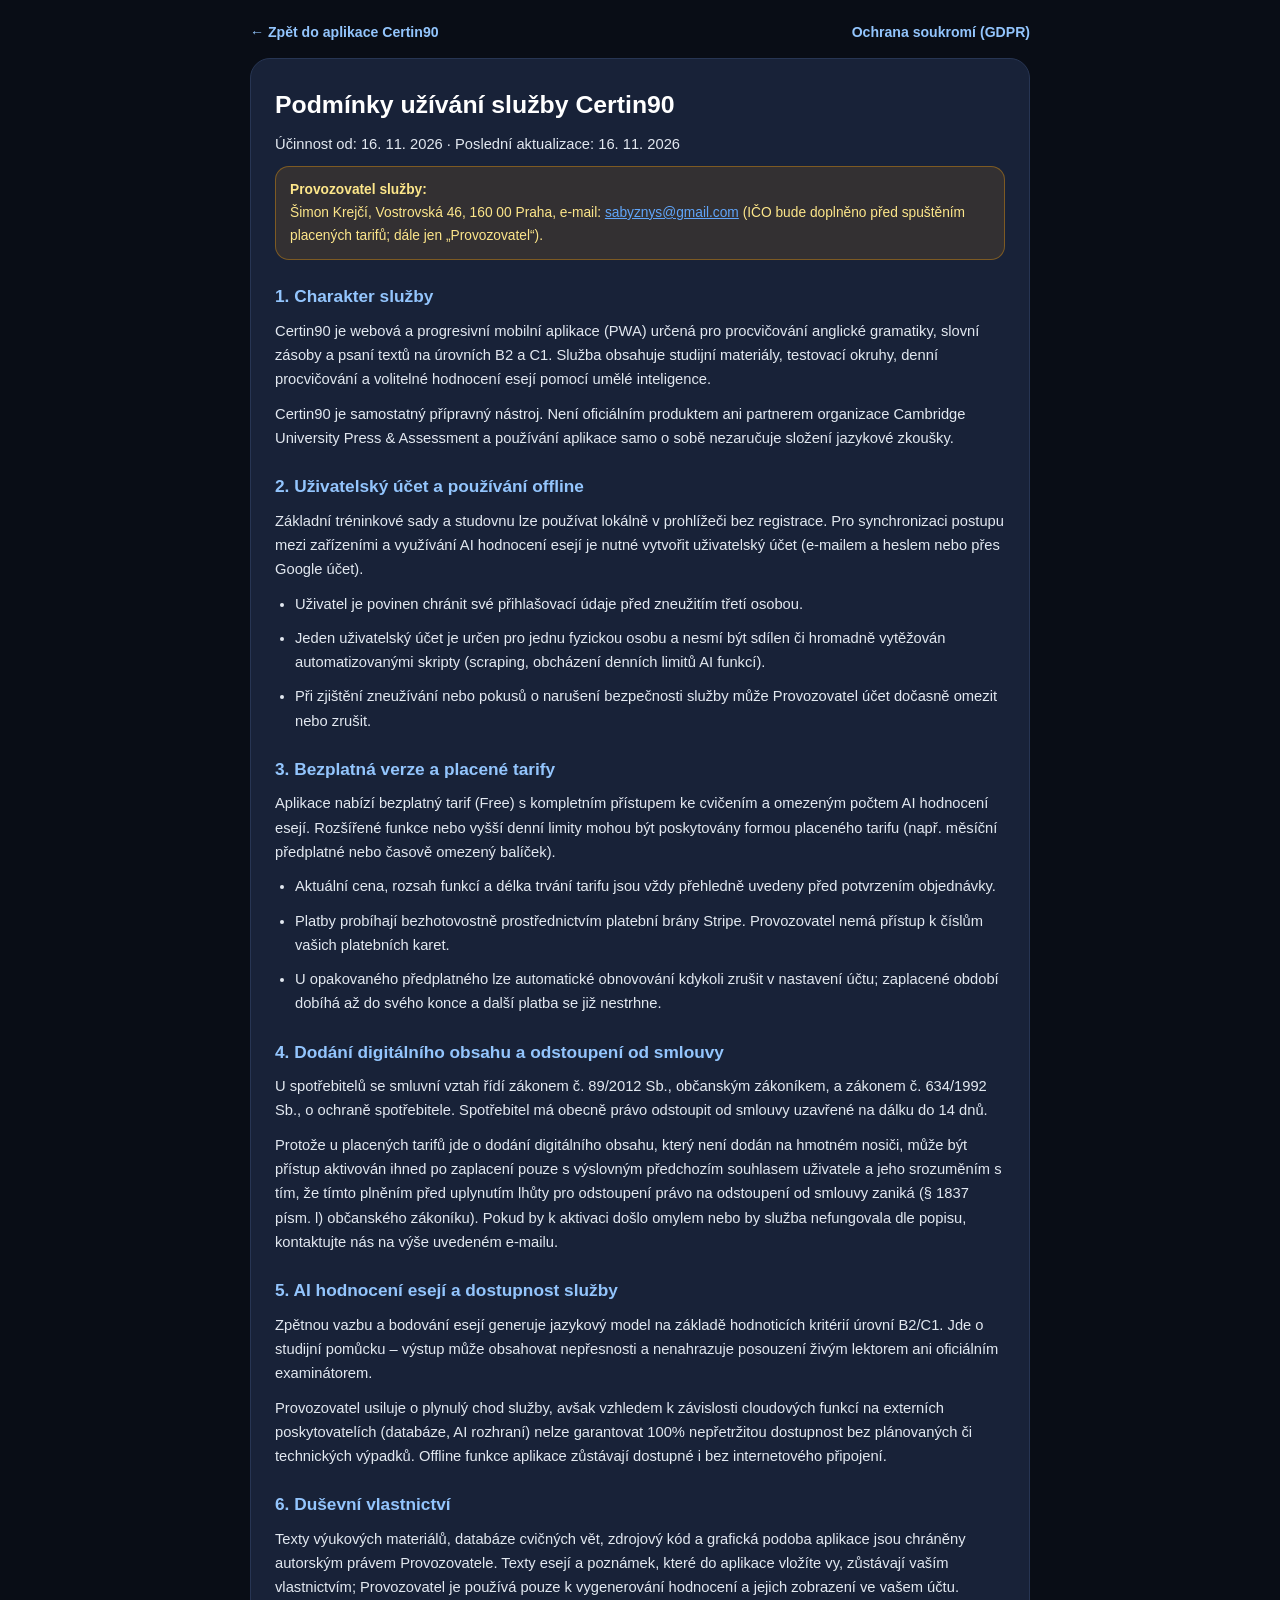
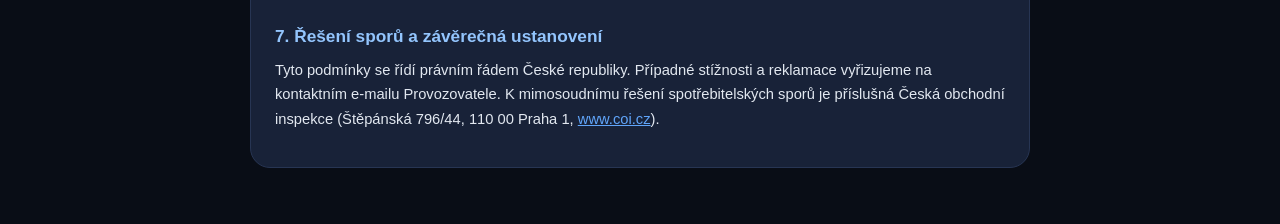
<file: terms.html>
<!DOCTYPE html>
<html lang="cs">
<head>
  <meta charset="UTF-8">
  <meta name="viewport" content="width=device-width, initial-scale=1.0, viewport-fit=cover">
  <title>Podmínky užívání – Certin90</title>
  <meta name="theme-color" content="#090d16">
  <link rel="icon" type="image/svg+xml" href="icon.svg">
  <link rel="stylesheet" href="style.css">
</head>
<body class="legal-page-body">
  <main class="legal-shell">
    <div class="legal-topbar">
      <a href="./index.html?app=1" class="legal-back-link">← Zpět do aplikace Certin90</a>
      <a href="./privacy.html" class="legal-alt-link">Ochrana soukromí (GDPR)</a>
    </div>

    <article class="legal-card">
      <h1>Podmínky užívání služby Certin90</h1>
      <p class="legal-meta">Účinnost od: 16. 11. 2026 · Poslední aktualizace: 16. 11. 2026</p>

      <div class="legal-notice-box">
        <strong>Provozovatel služby:</strong><br>
        Šimon Krejčí, Vostrovská 46, 160 00 Praha, e-mail: <a href="mailto:sabyznys@gmail.com">sabyznys@gmail.com</a> (IČO bude doplněno před spuštěním placených tarifů; dále jen „Provozovatel“).
      </div>

      <h2>1. Charakter služby</h2>
      <p>
        Certin90 je webová a progresivní mobilní aplikace (PWA) určená pro procvičování anglické gramatiky, slovní zásoby a psaní textů na úrovních B2 a C1. Služba obsahuje studijní materiály, testovací okruhy, denní procvičování a volitelné hodnocení esejí pomocí umělé inteligence.
      </p>
      <p>
        Certin90 je samostatný přípravný nástroj. Není oficiálním produktem ani partnerem organizace Cambridge University Press &amp; Assessment a používání aplikace samo o sobě nezaručuje složení jazykové zkoušky.
      </p>

      <h2>2. Uživatelský účet a používání offline</h2>
      <p>
        Základní tréninkové sady a studovnu lze používat lokálně v prohlížeči bez registrace. Pro synchronizaci postupu mezi zařízeními a využívání AI hodnocení esejí je nutné vytvořit uživatelský účet (e-mailem a heslem nebo přes Google účet).
      </p>
      <ul>
        <li>Uživatel je povinen chránit své přihlašovací údaje před zneužitím třetí osobou.</li>
        <li>Jeden uživatelský účet je určen pro jednu fyzickou osobu a nesmí být sdílen či hromadně vytěžován automatizovanými skripty (scraping, obcházení denních limitů AI funkcí).</li>
        <li>Při zjištění zneužívání nebo pokusů o narušení bezpečnosti služby může Provozovatel účet dočasně omezit nebo zrušit.</li>
      </ul>

      <h2>3. Bezplatná verze a placené tarify</h2>
      <p>
        Aplikace nabízí bezplatný tarif (Free) s kompletním přístupem ke cvičením a omezeným počtem AI hodnocení esejí. Rozšířené funkce nebo vyšší denní limity mohou být poskytovány formou placeného tarifu (např. měsíční předplatné nebo časově omezený balíček).
      </p>
      <ul>
        <li>Aktuální cena, rozsah funkcí a délka trvání tarifu jsou vždy přehledně uvedeny před potvrzením objednávky.</li>
        <li>Platby probíhají bezhotovostně prostřednictvím platební brány Stripe. Provozovatel nemá přístup k číslům vašich platebních karet.</li>
        <li>U opakovaného předplatného lze automatické obnovování kdykoli zrušit v nastavení účtu; zaplacené období dobíhá až do svého konce a další platba se již nestrhne.</li>
      </ul>

      <h2>4. Dodání digitálního obsahu a odstoupení od smlouvy</h2>
      <p>
        U spotřebitelů se smluvní vztah řídí zákonem č. 89/2012 Sb., občanským zákoníkem, a zákonem č. 634/1992 Sb., o ochraně spotřebitele. Spotřebitel má obecně právo odstoupit od smlouvy uzavřené na dálku do 14 dnů.
      </p>
      <p>
        Protože u placených tarifů jde o dodání digitálního obsahu, který není dodán na hmotném nosiči, může být přístup aktivován ihned po zaplacení pouze s výslovným předchozím souhlasem uživatele a jeho srozuměním s tím, že tímto plněním před uplynutím lhůty pro odstoupení právo na odstoupení od smlouvy zaniká (§ 1837 písm. l) občanského zákoníku). Pokud by k aktivaci došlo omylem nebo by služba nefungovala dle popisu, kontaktujte nás na výše uvedeném e-mailu.
      </p>

      <h2>5. AI hodnocení esejí a dostupnost služby</h2>
      <p>
        Zpětnou vazbu a bodování esejí generuje jazykový model na základě hodnoticích kritérií úrovní B2/C1. Jde o studijní pomůcku – výstup může obsahovat nepřesnosti a nenahrazuje posouzení živým lektorem ani oficiálním examinátorem.
      </p>
      <p>
        Provozovatel usiluje o plynulý chod služby, avšak vzhledem k závislosti cloudových funkcí na externích poskytovatelích (databáze, AI rozhraní) nelze garantovat 100% nepřetržitou dostupnost bez plánovaných či technických výpadků. Offline funkce aplikace zůstávají dostupné i bez internetového připojení.
      </p>

      <h2>6. Duševní vlastnictví</h2>
      <p>
        Texty výukových materiálů, databáze cvičných vět, zdrojový kód a grafická podoba aplikace jsou chráněny autorským právem Provozovatele. Texty esejí a poznámek, které do aplikace vložíte vy, zůstávají vaším vlastnictvím; Provozovatel je používá pouze k vygenerování hodnocení a jejich zobrazení ve vašem účtu.
      </p>

      <h2>7. Řešení sporů a závěrečná ustanovení</h2>
      <p>
        Tyto podmínky se řídí právním řádem České republiky. Případné stížnosti a reklamace vyřizujeme na kontaktním e-mailu Provozovatele. K mimosoudnímu řešení spotřebitelských sporů je příslušná Česká obchodní inspekce (Štěpánská 796/44, 110 00 Praha 1, <a href="https://www.coi.cz" target="_blank" rel="noopener noreferrer">www.coi.cz</a>).
      </p>
    </article>
  </main>
</body>
</html>
</file>
<file: style.css>
/* ========================================================
   C1 Cambridge Master - CSS Styling
   Mobile-First, Duolingo & Autoškola Inspired
   ======================================================== */

:root {
  --bg-primary: #090d16;
  --bg-secondary: #131b2e;
  --bg-card: #182238;
  --bg-card-hover: #1f2c47;
  --text-main: #f1f5f9;
  --text-muted: #94a3b8;
  --accent-blue: #2563eb;
  --accent-blue-light: #3b82f6;
  --accent-blue-dark: #1d4ed8;
  --accent-green: #22c55e;
  --accent-green-bg: rgba(34, 197, 94, 0.15);
  --accent-red: #ef4444;
  --accent-red-bg: rgba(239, 68, 68, 0.15);
  --accent-orange: #f97316;
  --accent-yellow: #facc15;
  --border-color: #273553;
  --border-focus: #3b82f6;
  --shadow-lg: 0 10px 25px -5px rgba(0, 0, 0, 0.5), 0 8px 10px -6px rgba(0, 0, 0, 0.4);
  --radius-sm: 8px;
  --radius-md: 14px;
  --radius-lg: 20px;
  --radius-full: 9999px;
  --font-family: -apple-system, BlinkMacSystemFont, "Segoe UI", Roboto, "Helvetica Neue", Arial, sans-serif;
}

* {
  box-sizing: border-box;
  margin: 0;
  padding: 0;
  -webkit-tap-highlight-color: transparent;
}

body {
  background-color: var(--bg-primary);
  color: var(--text-main);
  font-family: var(--font-family);
  min-height: 100vh;
  min-height: 100dvh;
  display: flex;
  justify-content: center;
  align-items: stretch;
  overflow-x: hidden;
  user-select: none;
  -webkit-font-smoothing: antialiased;
}

/* App Main Container (Centered for Desktop, 100% for Mobile) */
.app-container {
  width: 100%;
  max-width: 500px;
  min-height: 100vh;
  min-height: 100dvh;
  display: flex;
  flex-direction: column;
  position: relative;
  background-color: var(--bg-primary);
  padding-bottom: 24px;
}

/* Header (Compact Single-Row Navigation) */
.app-header {
  padding: 10px 12px;
  display: flex;
  align-items: center;
  justify-content: space-between;
  gap: 6px;
  background-color: rgba(9, 13, 22, 0.95);
  backdrop-filter: blur(12px);
  position: sticky;
  top: 0;
  z-index: 50;
  border-bottom: 1px solid var(--border-color);
}

/* 1) Hamburger Dropdown Button (3 minusy pod sebou) */
.hamburger-menu-btn {
  background: var(--bg-secondary);
  border: 1px solid var(--border-color);
  color: var(--text-main);
  padding: 6px 10px;
  border-radius: var(--radius-full);
  display: flex;
  align-items: center;
  gap: 7px;
  cursor: pointer;
  transition: all 0.2s ease;
  flex-shrink: 0;
  max-width: 120px;
}

.hamburger-menu-btn:active {
  transform: scale(0.96);
  border-color: var(--accent-blue);
}

.hamburger-svg {
  color: #60a5fa;
  flex-shrink: 0;
}

.hamburger-topic-label {
  font-size: 0.78rem;
  font-weight: 700;
  color: #f1f5f9;
  white-space: nowrap;
  overflow: hidden;
  text-overflow: ellipsis;
}

/* 2) Mode Toggle Button (Studovna <-> Testy) */
.mode-toggle-btn {
  background: linear-gradient(135deg, rgba(37, 99, 235, 0.25), rgba(30, 58, 138, 0.4));
  border: 1.5px solid var(--accent-blue-light);
  color: #ffffff;
  padding: 7px 13px;
  border-radius: var(--radius-full);
  font-size: 0.84rem;
  font-weight: 800;
  cursor: pointer;
  display: flex;
  align-items: center;
  justify-content: center;
  gap: 6px;
  transition: all 0.2s cubic-bezier(0.16, 1, 0.3, 1);
  box-shadow: 0 2px 10px rgba(37, 99, 235, 0.25);
  flex-shrink: 0;
}

.mode-toggle-btn:hover {
  filter: brightness(1.15);
  transform: translateY(-1px);
}

.mode-toggle-btn:active {
  transform: scale(0.96);
}

.mode-toggle-btn.in-theory {
  background: linear-gradient(135deg, rgba(22, 163, 74, 0.25), rgba(21, 128, 61, 0.4));
  border-color: var(--accent-green);
  box-shadow: 0 2px 10px rgba(34, 197, 94, 0.25);
}

/* 3) Header Stats & Sound (Kompaktní) */
.header-stats {
  display: flex;
  align-items: center;
  gap: 5px;
  flex-shrink: 0;
}

.stat-badge {
  background: var(--bg-secondary);
  border: 1px solid var(--border-color);
  padding: 5px 8px;
  border-radius: var(--radius-full);
  display: flex;
  align-items: center;
  gap: 4px;
  font-size: 0.78rem;
  font-weight: 800;
}

.sound-mini-btn {
  background: var(--bg-secondary);
  border: 1px solid var(--border-color);
  width: 30px;
  height: 30px;
  border-radius: 50%;
  display: flex;
  align-items: center;
  justify-content: center;
  cursor: pointer;
  font-size: 0.85rem;
  color: var(--text-main);
  transition: all 0.15s;
  flex-shrink: 0;
}

.sound-mini-btn:hover, .sound-mini-btn:active {
  background: var(--bg-card);
  border-color: var(--accent-blue);
}

.streak-badge {
  color: #fb923c;
  border-color: rgba(249, 115, 22, 0.3);
  background: rgba(249, 115, 22, 0.08);
}

.streak-badge .badge-icon {
  animation: pulseFlame 1.8s infinite ease-in-out;
}

@keyframes pulseFlame {
  0%, 100% { transform: scale(1); }
  50% { transform: scale(1.2); }
}

.goal-badge {
  color: #60a5fa;
  border-color: rgba(59, 130, 246, 0.3);
}

.icon-btn {
  background: var(--bg-secondary);
  border: 1px solid var(--border-color);
  width: 36px;
  height: 36px;
  border-radius: 50%;
  display: flex;
  align-items: center;
  justify-content: center;
  cursor: pointer;
  font-size: 1rem;
  transition: all 0.2s;
}

.icon-btn:hover {
  background: var(--bg-card);
}

/* Session Progress Line */
.session-progress-container {
  width: 100%;
  height: 4px;
  background: var(--bg-secondary);
  overflow: hidden;
}

.session-progress-bar {
  height: 100%;
  background: linear-gradient(90deg, var(--accent-blue), var(--accent-green));
  transition: width 0.3s ease-out;
}

/* Quiz Main Area */
.quiz-main {
  flex: 1;
  padding: 20px;
  display: flex;
  flex-direction: column;
  justify-content: flex-start;
}

/* Card */
.card {
  background: var(--bg-card);
  border: 1px solid var(--border-color);
  border-radius: var(--radius-lg);
  padding: 22px 20px;
  box-shadow: var(--shadow-lg);
  animation: slideIn 0.25s ease-out;
}

@keyframes slideIn {
  from { opacity: 0; transform: translateY(12px); }
  to { opacity: 1; transform: translateY(0); }
}

.card-meta {
  display: flex;
  align-items: center;
  justify-content: space-between;
  margin-bottom: 14px;
}

.category-tag {
  background: rgba(37, 99, 235, 0.2);
  color: #93c5fd;
  border: 1px solid rgba(59, 130, 246, 0.3);
  padding: 4px 10px;
  border-radius: var(--radius-full);
  font-size: 0.75rem;
  font-weight: 700;
  text-transform: uppercase;
  letter-spacing: 0.5px;
}

.counter-tag {
  font-size: 0.78rem;
  color: var(--text-muted);
  font-weight: 600;
}

.instruction-text {
  font-size: 0.95rem;
  color: var(--text-muted);
  font-weight: 500;
  margin-bottom: 16px;
}

/* Transformation Prompt Box */
.prompt-context-box {
  background: var(--bg-secondary);
  border-left: 3px solid var(--accent-blue);
  padding: 12px 14px;
  border-radius: 0 var(--radius-sm) var(--radius-sm) 0;
  margin-bottom: 16px;
}

.prompt-label {
  font-size: 0.75rem;
  color: var(--text-muted);
  text-transform: uppercase;
  margin-bottom: 4px;
}

.prompt-text {
  font-size: 0.95rem;
  font-style: italic;
  color: var(--text-main);
  margin-bottom: 8px;
}

.prompt-keyword-box {
  font-size: 0.85rem;
  color: var(--accent-yellow);
}

/* Question Sentence */
.question-text {
  font-size: 1.15rem;
  line-height: 1.55;
  font-weight: 600;
  color: #ffffff;
  margin-bottom: 24px;
}

.blank-highlight {
  display: inline-flex;
  align-items: center;
  justify-content: center;
  min-width: 96px;
  padding: 0 10px;
  margin: 0 4px;
  color: #60a5fa;
  background: rgba(59, 130, 246, 0.14);
  border-bottom: 2.5px solid #60a5fa;
  border-radius: 6px 6px 2px 2px;
  letter-spacing: 1px;
  vertical-align: baseline;
  white-space: nowrap;
}

/* Options Container (A, B, C, D) */
.options-container {
  display: flex;
  flex-direction: column;
  gap: 12px;
}

.option-btn {
  background: var(--bg-secondary);
  border: 2px solid var(--border-color);
  border-radius: var(--radius-md);
  padding: 14px 16px;
  color: var(--text-main);
  font-size: 1rem;
  font-weight: 500;
  display: flex;
  align-items: center;
  gap: 14px;
  cursor: pointer;
  text-align: left;
  transition: all 0.15s ease;
  user-select: none;
}

.option-btn:hover {
  background: var(--bg-card-hover);
  border-color: var(--accent-blue-light);
  transform: translateY(-1px);
}

.option-btn:active {
  transform: scale(0.98);
}

.option-letter {
  width: 32px;
  height: 32px;
  border-radius: 50%;
  background: rgba(255, 255, 255, 0.06);
  border: 1px solid var(--border-color);
  display: flex;
  align-items: center;
  justify-content: center;
  font-weight: 700;
  font-size: 0.9rem;
  color: #93c5fd;
  flex-shrink: 0;
}

/* Correct / Incorrect states for buttons */
.option-btn.selected-correct {
  background: var(--accent-green-bg) !important;
  border-color: var(--accent-green) !important;
  color: #4ade80 !important;
}
.option-btn.selected-correct .option-letter {
  background: var(--accent-green);
  color: #000;
  border-color: var(--accent-green);
}

.option-btn.selected-wrong {
  background: var(--accent-red-bg) !important;
  border-color: var(--accent-red) !important;
  color: #f87171 !important;
}
.option-btn.selected-wrong .option-letter {
  background: var(--accent-red);
  color: #fff;
  border-color: var(--accent-red);
}

.option-btn.highlight-correct {
  border-color: var(--accent-green) !important;
  background: rgba(34, 197, 94, 0.08);
}

/* Text Input Form */
.text-input-container {
  display: flex;
  flex-direction: column;
  gap: 14px;
}

.c1-input {
  width: 100%;
  background: var(--bg-secondary);
  border: 2px solid var(--border-color);
  border-radius: var(--radius-md);
  padding: 14px 16px;
  font-size: 1.05rem;
  color: #ffffff;
  outline: none;
  font-family: inherit;
  transition: border-color 0.2s;
}

.c1-input:focus {
  border-color: var(--accent-blue-light);
  box-shadow: 0 0 0 3px rgba(59, 130, 246, 0.2);
}

.primary-btn {
  background: linear-gradient(135deg, var(--accent-blue), var(--accent-blue-dark));
  border: none;
  border-radius: var(--radius-md);
  padding: 15px 20px;
  font-size: 1rem;
  font-weight: 700;
  color: #ffffff;
  cursor: pointer;
  display: flex;
  align-items: center;
  justify-content: center;
  gap: 8px;
  transition: all 0.2s;
  box-shadow: 0 4px 14px rgba(37, 99, 235, 0.4);
}

.primary-btn:hover {
  filter: brightness(1.1);
  transform: translateY(-1px);
}

.primary-btn:active {
  transform: scale(0.98);
}

/* Feedback Drawer (Bottom Sheet) */
.feedback-sheet {
  position: fixed;
  bottom: 0;
  left: 0;
  right: 0;
  display: flex;
  justify-content: center;
  z-index: 100;
  transform: translateY(105%);
  transition: transform 0.3s cubic-bezier(0.16, 1, 0.3, 1);
  pointer-events: none;
}

.feedback-sheet.visible {
  transform: translateY(0);
  pointer-events: auto;
}

.feedback-sheet-content {
  width: 100%;
  max-width: 500px;
  background: #111827;
  border-top: 2px solid var(--border-color);
  border-radius: var(--radius-lg) var(--radius-lg) 0 0;
  padding: 24px 20px calc(24px + env(safe-area-inset-bottom, 0px)) 20px;
  box-shadow: 0 -10px 40px rgba(0, 0, 0, 0.8);
  display: flex;
  flex-direction: column;
  gap: 16px;
  max-height: 85vh;
  overflow-y: auto;
}

.feedback-sheet.is-correct .feedback-sheet-content {
  border-top-color: var(--accent-green);
  background: #0f1f18;
}

.feedback-sheet.is-wrong .feedback-sheet-content {
  border-top-color: var(--accent-red);
  background: #201115;
}

.feedback-status-row {
  display: flex;
  align-items: center;
  justify-content: space-between;
}

.status-left {
  display: flex;
  align-items: center;
  gap: 12px;
}

.status-icon {
  font-size: 1.8rem;
}

.status-text-group h3 {
  font-size: 1.15rem;
  font-weight: 800;
}

.feedback-sheet.is-correct .status-text-group h3 {
  color: #4ade80;
}

.feedback-sheet.is-wrong .status-text-group h3 {
  color: #f87171;
}

.correct-answer-display {
  font-size: 0.95rem;
  color: #e2e8f0;
  margin-top: 2px;
}

.correct-answer-display strong {
  color: #4ade80;
  font-size: 1.05rem;
}

/* Explanation Box */
.explanation-box {
  background: rgba(0, 0, 0, 0.3);
  border: 1px solid rgba(255, 255, 255, 0.08);
  border-radius: var(--radius-md);
  padding: 14px;
}

.explanation-header {
  font-size: 0.85rem;
  color: #94a3b8;
  margin-bottom: 6px;
}

.explanation-body {
  font-size: 0.95rem;
  line-height: 1.5;
  color: #f1f5f9;
}

.tip-badge {
  margin-top: 10px;
  background: rgba(250, 204, 21, 0.12);
  border: 1px solid rgba(250, 204, 21, 0.3);
  padding: 8px 10px;
  border-radius: var(--radius-sm);
  font-size: 0.85rem;
  color: #fef08a;
  display: flex;
  align-items: flex-start;
  gap: 6px;
}

.next-btn {
  margin-top: 4px;
  width: 100%;
}

.feedback-sheet.is-correct .next-btn {
  background: linear-gradient(135deg, #16a34a, #15803d);
  box-shadow: 0 4px 14px rgba(22, 163, 74, 0.4);
}

/* Modal Overlay (Topic Selection & Celebration) */
.modal-overlay, .celebration-overlay {
  position: fixed;
  inset: 0;
  background: rgba(0, 0, 0, 0.7);
  backdrop-filter: blur(8px);
  z-index: 200;
  display: flex;
  align-items: flex-end;
  justify-content: center;
  opacity: 0;
  pointer-events: none;
  transition: opacity 0.25s ease;
}

.modal-overlay.visible, .celebration-overlay.visible {
  opacity: 1;
  pointer-events: auto;
}

.modal-sheet {
  width: 100%;
  max-width: 500px;
  background: #131b2e;
  border-radius: var(--radius-lg) var(--radius-lg) 0 0;
  padding: 20px;
  border-top: 1px solid var(--border-color);
  max-height: 80vh;
  display: flex;
  flex-direction: column;
}

.modal-header {
  display: flex;
  align-items: center;
  justify-content: space-between;
  margin-bottom: 16px;
  padding-bottom: 12px;
  border-bottom: 1px solid var(--border-color);
}

.close-btn {
  background: transparent;
  border: none;
  font-size: 1.8rem;
  color: var(--text-muted);
  cursor: pointer;
  line-height: 1;
}

.topic-list {
  display: flex;
  flex-direction: column;
  gap: 10px;
  overflow-y: auto;
  padding-bottom: env(safe-area-inset-bottom, 16px);
}

.topic-item {
  background: var(--bg-card);
  border: 1px solid var(--border-color);
  border-radius: var(--radius-md);
  padding: 12px 16px;
  display: flex;
  align-items: center;
  gap: 14px;
  color: var(--text-main);
  cursor: pointer;
  text-align: left;
  transition: all 0.2s;
}

.topic-item:hover, .topic-item.active {
  background: var(--bg-card-hover);
  border-color: var(--accent-blue);
}

.topic-item.active {
  box-shadow: 0 0 0 2px var(--accent-blue);
}

.topic-icon {
  font-size: 1.5rem;
}

.topic-info strong {
  display: block;
  font-size: 0.95rem;
  margin-bottom: 2px;
}

.topic-info small {
  font-size: 0.8rem;
  color: var(--text-muted);
}

/* Celebration Modal */
.celebration-overlay {
  align-items: center;
  padding: 20px;
}

.celebration-card {
  width: 100%;
  max-width: 400px;
  background: #111827;
  border: 2px solid var(--accent-orange);
  border-radius: var(--radius-lg);
  padding: 28px 24px;
  text-align: center;
  box-shadow: 0 10px 40px rgba(249, 115, 22, 0.4);
  animation: popIn 0.3s cubic-bezier(0.175, 0.885, 0.32, 1.275);
}

@keyframes popIn {
  from { transform: scale(0.85); opacity: 0; }
  to { transform: scale(1); opacity: 1; }
}

.celebration-flame {
  font-size: 4rem;
  margin-bottom: 10px;
  animation: pulseFlame 1.2s infinite ease-in-out;
}

.celebration-card h2 {
  font-size: 1.5rem;
  font-weight: 800;
  color: #fff;
  margin-bottom: 8px;
}

.celebration-sub {
  font-size: 0.95rem;
  color: var(--text-muted);
  margin-bottom: 16px;
}

.celebration-streak-number {
  font-size: 2.2rem;
  font-weight: 900;
  color: #fb923c;
  background: rgba(249, 115, 22, 0.15);
  border-radius: var(--radius-md);
  padding: 10px;
  margin-bottom: 16px;
  border: 1px solid rgba(249, 115, 22, 0.3);
}

.celebration-note {
  font-size: 0.85rem;
  color: #94a3b8;
  margin-bottom: 20px;
}

.celebration-btn {
  width: 100%;
  background: linear-gradient(135deg, #f97316, #ea580c);
  box-shadow: 0 4px 14px rgba(249, 115, 22, 0.4);
}




/* ========================================================
   Theory / Learning Database Views
   ======================================================== */
.theory-view {
  flex: 1;
  padding: 16px;
  display: flex;
  flex-direction: column;
  gap: 16px;
}

.theory-header-card {
  background: var(--bg-card);
  border: 1px solid var(--border-color);
  border-radius: var(--radius-lg);
  padding: 18px 16px;
}

.theory-header-card h2 {
  font-size: 1.25rem;
  color: #fff;
  margin-bottom: 6px;
}

.theory-header-card p {
  font-size: 0.85rem;
  color: var(--text-muted);
  margin-bottom: 14px;
  line-height: 1.4;
}

.theory-search-bar {
  margin-bottom: 12px;
}

.theory-search-input {
  width: 100%;
  background: var(--bg-secondary);
  border: 1px solid var(--border-color);
  border-radius: var(--radius-md);
  padding: 10px 14px;
  font-size: 0.9rem;
  color: #fff;
  outline: none;
}

.theory-search-input:focus {
  border-color: var(--accent-blue-light);
}

.theory-chips {
  display: flex;
  gap: 8px;
  overflow-x: auto;
  overflow-y: hidden;
  padding-bottom: 10px;
  -webkit-overflow-scrolling: touch;
  touch-action: pan-x pan-y;
  cursor: grab;
  scrollbar-width: thin;
  scrollbar-color: rgba(96, 165, 250, 0.75) rgba(255, 255, 255, 0.07);
}

.theory-chips.is-dragging {
  cursor: grabbing;
}

.theory-chips::-webkit-scrollbar {
  height: 7px;
}

.theory-chips::-webkit-scrollbar-track {
  background: rgba(255, 255, 255, 0.07);
  border-radius: var(--radius-full);
}

.theory-chips::-webkit-scrollbar-thumb {
  background: rgba(96, 165, 250, 0.7);
  border-radius: var(--radius-full);
}

.theory-chips::-webkit-scrollbar-thumb:hover {
  background: rgba(96, 165, 250, 0.95);
}

.chip {
  flex-shrink: 0;
  touch-action: pan-x pan-y;
  background: var(--bg-secondary);
  border: 1px solid var(--border-color);
  color: var(--text-muted);
  border-radius: var(--radius-full);
  padding: 6px 12px;
  font-size: 0.78rem;
  font-weight: 600;
  white-space: nowrap;
  cursor: pointer;
  transition: all 0.15s;
}

.chip:hover, .chip.active {
  background: var(--accent-blue);
  color: #fff;
  border-color: var(--accent-blue);
}

/* Theory Cards Container */
.theory-cards-container {
  display: flex;
  flex-direction: column;
  gap: 16px;
}

.theory-card {
  background: var(--bg-card);
  border: 1px solid var(--border-color);
  border-radius: var(--radius-lg);
  padding: 20px;
  box-shadow: var(--shadow-lg);
}

.theory-card-header {
  display: flex;
  align-items: flex-start;
  gap: 12px;
  margin-bottom: 12px;
}

.theory-card-icon {
  font-size: 1.8rem;
}

.theory-card-title h3 {
  font-size: 1.15rem;
  color: #fff;
  font-weight: 800;
  margin-bottom: 4px;
}

.theory-card-title p {
  font-size: 0.85rem;
  color: var(--text-muted);
}

.theory-formula-badge {
  background: rgba(37, 99, 235, 0.15);
  border: 1px dashed var(--accent-blue);
  border-radius: var(--radius-sm);
  padding: 8px 12px;
  font-family: monospace;
  font-size: 0.85rem;
  color: #93c5fd;
  margin-bottom: 16px;
  display: inline-block;
  width: 100%;
}

.theory-section {
  border-top: 1px solid rgba(255, 255, 255, 0.08);
  padding-top: 14px;
  margin-top: 14px;
}

.theory-section h4 {
  font-size: 0.98rem;
  color: #facc15;
  margin-bottom: 8px;
}

.theory-section-content {
  font-size: 0.9rem;
  line-height: 1.55;
  color: #e2e8f0;
}

.rule-box {
  background: rgba(0, 0, 0, 0.3);
  border-left: 3px solid var(--accent-blue-light);
  padding: 10px 12px;
  border-radius: 0 var(--radius-sm) var(--radius-sm) 0;
  margin: 10px 0;
  font-size: 0.88rem;
  line-height: 1.5;
}

.trap-box {
  background: rgba(239, 68, 68, 0.12);
  border-left: 3px solid var(--accent-red);
  padding: 10px 12px;
  border-radius: 0 var(--radius-sm) var(--radius-sm) 0;
  margin: 10px 0;
  font-size: 0.85rem;
  color: #fca5a5;
  line-height: 1.45;
}

.example-item {
  background: rgba(255, 255, 255, 0.03);
  border: 1px solid rgba(255, 255, 255, 0.06);
  border-radius: var(--radius-sm);
  padding: 8px 12px;
  margin: 6px 0;
}

.example-item .en {
  color: #67e8f9;
  font-weight: 500;
  font-size: 0.9rem;
  margin-bottom: 2px;
}

.example-item .cz {
  color: var(--text-muted);
  font-size: 0.82rem;
  font-style: italic;
}

.table-container, .table-wrap {
  overflow-x: auto;
  margin: 10px 0;
  border-radius: var(--radius-sm);
  border: 1px solid var(--border-color);
}

.theory-table {
  width: 100%;
  border-collapse: collapse;
  font-size: 0.82rem;
  text-align: left;
}

.theory-table th {
  background: var(--bg-secondary);
  color: #93c5fd;
  padding: 8px 10px;
  border-bottom: 1px solid var(--border-color);
}

.theory-table td {
  padding: 8px 10px;
  border-bottom: 1px solid rgba(255, 255, 255, 0.05);
  color: #f1f5f9;
}

.theory-table tr:last-child td {
  border-bottom: none;
}

.practice-topic-btn {
  margin-top: 14px;
  width: 100%;
  background: rgba(37, 99, 235, 0.2);
  border: 1px solid var(--accent-blue);
  color: #93c5fd;
  border-radius: var(--radius-md);
  padding: 10px 14px;
  font-size: 0.88rem;
  font-weight: 700;
  cursor: pointer;
  transition: all 0.2s;
}

.practice-topic-btn:hover {
  background: var(--accent-blue);
  color: #fff;
}

/* ========================================================
   Certin90 Additions: Badges, State Cards, Diagnostics & Left Settings Menu
   ======================================================== */

.meta-left-badges {
  display: flex;
  align-items: center;
  gap: 6px;
  flex-wrap: wrap;
}

.level-mini-tag {
  background: linear-gradient(135deg, #2563eb, #1d4ed8);
  color: #ffffff;
  font-size: 0.72rem;
  font-weight: 800;
  padding: 3px 8px;
  border-radius: var(--radius-full);
  letter-spacing: 0.5px;
}

.level-mini-tag.is-b2 {
  background: linear-gradient(135deg, #059669, #047857);
}

.phase-banner {
  background: rgba(245, 158, 11, 0.14);
  border: 1px solid rgba(245, 158, 11, 0.4);
  color: #fcd34d;
  border-radius: var(--radius-sm);
  padding: 7px 12px;
  font-size: 0.82rem;
  font-weight: 700;
  margin-bottom: 12px;
  display: flex;
  align-items: center;
  justify-content: center;
  gap: 6px;
}

.secondary-btn {
  background: var(--bg-secondary);
  border: 1px solid var(--border-color);
  color: #e2e8f0;
  border-radius: var(--radius-md);
  padding: 14px 18px;
  font-size: 0.95rem;
  font-weight: 700;
  cursor: pointer;
  width: 100%;
  transition: background 0.15s, border-color 0.15s;
}

.secondary-btn:hover {
  background: #1e293b;
  border-color: var(--accent-blue-light);
}

/* Round Summary / Repair / Completion State Card */
.state-card, .diagnostic-card {
  text-align: center;
  padding: 26px 20px;
}

.state-icon {
  font-size: 3rem;
  margin-bottom: 10px;
}

.state-title {
  font-size: 1.3rem;
  font-weight: 800;
  color: #ffffff;
  margin-bottom: 8px;
}

.state-desc {
  font-size: 0.94rem;
  color: var(--text-muted);
  line-height: 1.5;
  margin-bottom: 16px;
}

.state-stats-pill {
  display: inline-block;
  background: rgba(37, 99, 235, 0.18);
  border: 1px solid rgba(96, 165, 250, 0.4);
  color: #93c5fd;
  padding: 8px 18px;
  border-radius: var(--radius-full);
  font-weight: 800;
  font-size: 1.05rem;
  margin-bottom: 20px;
}

.state-actions {
  display: flex;
  flex-direction: column;
  gap: 10px;
  margin-top: 8px;
}

/* Diagnostic Results */
.diagnostic-card {
  text-align: left;
}

.diagnostic-header {
  text-align: center;
  margin-bottom: 14px;
}

.diagnostic-header h2 {
  font-size: 1.25rem;
  font-weight: 800;
  color: #fff;
  margin-bottom: 6px;
}

.diag-overall-score {
  background: rgba(37, 99, 235, 0.16);
  border: 1px solid rgba(59, 130, 246, 0.35);
  border-radius: var(--radius-md);
  padding: 12px 14px;
  text-align: center;
  font-size: 1rem;
  font-weight: 700;
  color: #e2e8f0;
  margin-bottom: 14px;
}

.diag-recommendations {
  background: rgba(245, 158, 11, 0.12);
  border-left: 3px solid #f59e0b;
  border-radius: 0 var(--radius-sm) var(--radius-sm) 0;
  padding: 10px 12px;
  font-size: 0.88rem;
  color: #fde68a;
  line-height: 1.45;
  margin-bottom: 16px;
}

.diag-breakdown-list {
  display: flex;
  flex-direction: column;
  gap: 10px;
  margin-bottom: 18px;
}

.diag-row {
  background: var(--bg-secondary);
  border: 1px solid var(--border-color);
  border-radius: var(--radius-sm);
  padding: 10px 12px;
}

.diag-row-top {
  display: flex;
  justify-content: space-between;
  align-items: center;
  font-size: 0.86rem;
  font-weight: 700;
  margin-bottom: 6px;
  color: #f8fafc;
}

.diag-bar-track {
  width: 100%;
  height: 7px;
  background: rgba(255, 255, 255, 0.08);
  border-radius: var(--radius-full);
  overflow: hidden;
}

.diag-bar-fill {
  height: 100%;
  border-radius: var(--radius-full);
  transition: width 0.35s ease;
}

.diag-bar-fill.is-weak { background: #ef4444; }
.diag-bar-fill.is-mid { background: #f59e0b; }
.diag-bar-fill.is-strong { background: #22c55e; }

.theory-title-row {
  display: flex;
  align-items: center;
  justify-content: space-between;
  gap: 8px;
  margin-bottom: 4px;
}

/* Full-Page Left Menu & Settings Overlay */
.menu-overlay {
  position: fixed;
  inset: 0;
  background: rgba(5, 8, 16, 0.85);
  backdrop-filter: blur(8px);
  z-index: 250;
  display: flex;
  justify-content: center;
  opacity: 0;
  pointer-events: none;
  transition: opacity 0.22s ease;
}

.menu-overlay.visible {
  opacity: 1;
  pointer-events: auto;
}

.menu-page {
  width: 100%;
  max-width: 560px;
  height: 100%;
  background: #0d1323;
  border-left: 1px solid var(--border-color);
  border-right: 1px solid var(--border-color);
  display: flex;
  flex-direction: column;
  transform: translateX(-24px);
  transition: transform 0.22s ease;
}

.menu-overlay.visible .menu-page {
  transform: translateX(0);
}

.menu-topbar {
  display: flex;
  align-items: center;
  justify-content: space-between;
  padding: 14px 18px;
  padding-top: calc(14px + env(safe-area-inset-top, 0px));
  background: #131b2e;
  border-bottom: 1px solid var(--border-color);
}

.brand-lockup {
  display: flex;
  align-items: center;
  gap: 10px;
}

.brand-logo {
  font-size: 1.7rem;
}

.brand-name {
  font-size: 1.1rem;
  font-weight: 900;
  color: #fff;
  letter-spacing: 0.3px;
}

.brand-tagline {
  font-size: 0.74rem;
  color: #93c5fd;
  font-weight: 600;
}

.menu-scroll-body {
  flex: 1;
  overflow-y: auto;
  padding: 16px;
  padding-bottom: calc(28px + env(safe-area-inset-bottom, 16px));
  display: flex;
  flex-direction: column;
  gap: 20px;
}

.settings-section {
  display: flex;
  flex-direction: column;
  gap: 8px;
}

.section-label {
  font-size: 0.75rem;
  text-transform: uppercase;
  letter-spacing: 0.08em;
  color: var(--text-muted);
  font-weight: 800;
  padding-left: 4px;
}

.level-switcher {
  display: grid;
  grid-template-columns: 1fr 1fr;
  gap: 10px;
}

.level-pill {
  background: var(--bg-card);
  border: 1.5px solid var(--border-color);
  border-radius: var(--radius-md);
  padding: 12px;
  text-align: left;
  cursor: pointer;
  color: #cbd5e1;
  display: flex;
  flex-direction: column;
  gap: 3px;
  transition: all 0.15s;
}

.level-pill strong {
  font-size: 0.96rem;
  color: #fff;
}

.level-pill small {
  font-size: 0.75rem;
  color: var(--text-muted);
}

.level-pill.active[data-level="b2"] {
  background: rgba(5, 150, 105, 0.18);
  border-color: #10b981;
  box-shadow: 0 0 0 1px rgba(16, 185, 129, 0.25);
}

.level-pill.active[data-level="c1"] {
  background: rgba(37, 99, 235, 0.22);
  border-color: #3b82f6;
  box-shadow: 0 0 0 1px rgba(59, 130, 246, 0.25);
}

.topic-item {
  width: 100%;
  text-align: left;
}

.topic-info {
  flex: 1;
  min-width: 0;
}

.topic-status-pill {
  font-size: 0.74rem;
  font-weight: 800;
  padding: 4px 9px;
  border-radius: var(--radius-full);
  background: rgba(255, 255, 255, 0.08);
  color: #cbd5e1;
  white-space: nowrap;
}

.topic-status-pill.is-done {
  background: rgba(34, 197, 94, 0.2);
  color: #4ade80;
}

.topic-progress-wrap {
  margin-top: 6px;
  width: 100%;
  height: 5px;
  background: rgba(255, 255, 255, 0.08);
  border-radius: var(--radius-full);
  overflow: hidden;
}

.topic-progress-fill {
  height: 100%;
  background: linear-gradient(90deg, #3b82f6, #60a5fa);
  border-radius: var(--radius-full);
}

.topic-progress-fill.is-mastered {
  background: linear-gradient(90deg, #22c55e, #4ade80);
}

.settings-row-card {
  background: var(--bg-card);
  border: 1px solid var(--border-color);
  border-radius: var(--radius-md);
  padding: 12px 14px;
  display: flex;
  align-items: center;
  justify-content: space-between;
  gap: 12px;
}

.settings-row-info {
  display: flex;
  flex-direction: column;
  gap: 2px;
}

.settings-row-info strong {
  font-size: 0.9rem;
  color: #fff;
}

.settings-row-info small {
  font-size: 0.77rem;
  color: var(--text-muted);
  line-height: 1.35;
}

.mini-action-btn {
  background: rgba(37, 99, 235, 0.22);
  border: 1px solid var(--accent-blue);
  color: #93c5fd;
  border-radius: var(--radius-sm);
  padding: 7px 12px;
  font-size: 0.8rem;
  font-weight: 700;
  cursor: pointer;
  white-space: nowrap;
}

.coming-soon-pill {
  background: rgba(168, 85, 247, 0.18);
  border: 1px solid rgba(192, 132, 252, 0.4);
  color: #d8b4fe;
  font-size: 0.72rem;
  font-weight: 800;
  padding: 4px 9px;
  border-radius: var(--radius-full);
  white-space: nowrap;
}

.danger-card {
  border-color: rgba(239, 68, 68, 0.28);
}

.danger-mini-btn {
  background: rgba(239, 68, 68, 0.15);
  border: 1px solid rgba(239, 68, 68, 0.45);
  color: #fca5a5;
  border-radius: var(--radius-sm);
  padding: 7px 12px;
  font-size: 0.8rem;
  font-weight: 700;
  cursor: pointer;
  white-space: nowrap;
}

/* Onboarding Modal */
.onboarding-card {
  max-width: 440px;
}

.onboarding-levels {
  display: flex;
  flex-direction: column;
  gap: 10px;
  margin-top: 16px;
}

.onboarding-level-btn {
  background: var(--bg-secondary);
  border: 1.5px solid var(--border-color);
  border-radius: var(--radius-md);
  padding: 14px 16px;
  text-align: left;
  cursor: pointer;
  color: #f8fafc;
  display: flex;
  flex-direction: column;
  gap: 4px;
  transition: border-color 0.15s, transform 0.1s;
}

.onboarding-level-btn:hover {
  border-color: var(--accent-blue-light);
  transform: translateY(-1px);
}

.onboarding-level-btn strong {
  font-size: 1.02rem;
  color: #ffffff;
}

.onboarding-level-btn span {
  font-size: 0.8rem;
  color: var(--text-muted);
}

/* ========================================================
   Cloud Sync & AI Essay Lab Styles
   ======================================================== */

.cloud-sync-card {
  flex-direction: column;
  align-items: stretch;
  gap: 10px;
}

.cloud-sync-header {
  display: flex;
  align-items: flex-start;
  justify-content: space-between;
  gap: 10px;
}

.sync-status-pill {
  font-size: 0.72rem;
  font-weight: 800;
  padding: 4px 9px;
  border-radius: var(--radius-full);
  background: rgba(148, 163, 184, 0.14);
  color: #cbd5e1;
  white-space: nowrap;
}

.sync-status-pill.is-online {
  background: rgba(34, 197, 94, 0.18);
  color: #4ade80;
}

.sync-status-pill.is-pro {
  background: rgba(250, 204, 21, 0.2);
  color: #fde047;
}

.cloud-auth-form,
.cloud-signed-in-bar {
  display: flex;
  flex-direction: column;
  gap: 8px;
}

.auth-inputs-grid {
  display: grid;
  grid-template-columns: 1fr;
  gap: 8px;
}

.auth-input {
  width: 100%;
  background: rgba(15, 23, 42, 0.75);
  border: 1px solid var(--border-color);
  border-radius: var(--radius-sm);
  color: #f8fafc;
  padding: 9px 11px;
  font-size: 0.86rem;
  font-family: inherit;
  outline: none;
  transition: border-color 0.15s;
}

.auth-input:focus {
  border-color: var(--accent-blue-light);
}

.cloud-auth-actions {
  display: flex;
  align-items: center;
  gap: 8px;
  flex-wrap: wrap;
}

.secondary-mini-btn {
  background: rgba(255, 255, 255, 0.08);
  border: 1px solid rgba(255, 255, 255, 0.18);
  color: #e2e8f0;
  border-radius: var(--radius-sm);
  padding: 7px 12px;
  font-size: 0.8rem;
  font-weight: 700;
  cursor: pointer;
  white-space: nowrap;
}

.cloud-user-line {
  font-size: 0.84rem;
  color: #93c5fd;
  font-weight: 600;
  word-break: break-all;
}

.cloud-auth-msg {
  font-size: 0.8rem;
  padding: 8px 10px;
  border-radius: var(--radius-sm);
  background: rgba(59, 130, 246, 0.14);
  border: 1px solid rgba(96, 165, 250, 0.35);
  color: #bfdbfe;
  line-height: 1.4;
  text-align: left;
}

.cloud-auth-msg.is-error {
  background: rgba(239, 68, 68, 0.14);
  border-color: rgba(239, 68, 68, 0.45);
  color: #fecaca;
}

.cloud-auth-msg.is-success {
  background: rgba(34, 197, 94, 0.14);
  border-color: rgba(34, 197, 94, 0.45);
  color: #bbf7d0;
}

/* AI Essay Lab Modal */
.essay-modal-card {
  max-width: 560px;
  width: 94%;
  max-height: 88vh;
  overflow-y: auto;
  text-align: left;
  display: flex;
  flex-direction: column;
  gap: 10px;
  padding: 20px;
}

.essay-modal-top {
  display: flex;
  align-items: flex-start;
  justify-content: space-between;
  gap: 12px;
}

.essay-modal-top h2 {
  font-size: 1.2rem;
  margin: 0;
}

.essay-modal-sub {
  font-size: 0.8rem;
  color: var(--text-muted);
  margin-top: 2px;
}

.essay-auth-notice {
  background: rgba(245, 158, 11, 0.14);
  border: 1px solid rgba(245, 158, 11, 0.4);
  border-radius: var(--radius-sm);
  padding: 10px 12px;
  font-size: 0.82rem;
  color: #fde68a;
  display: flex;
  flex-direction: column;
  gap: 8px;
}

.essay-controls-row {
  display: grid;
  grid-template-columns: 1fr 1fr;
  gap: 8px;
}

.essay-textarea {
  resize: vertical;
  min-height: 130px;
  line-height: 1.45;
}

.essay-submit-row {
  display: flex;
  align-items: center;
  justify-content: space-between;
  gap: 12px;
}

.essay-word-count {
  font-size: 0.8rem;
  color: var(--text-muted);
  font-weight: 600;
}

.essay-submit-btn {
  width: auto;
  padding: 10px 16px;
  font-size: 0.88rem;
}

.essay-result-container {
  background: rgba(15, 23, 42, 0.72);
  border: 1px solid var(--border-color);
  border-radius: var(--radius-md);
  padding: 12px;
  display: flex;
  flex-direction: column;
  gap: 10px;
  font-size: 0.84rem;
  line-height: 1.45;
}

.essay-scores-grid {
  display: grid;
  grid-template-columns: repeat(2, 1fr);
  gap: 8px;
}

.essay-score-pill {
  background: rgba(37, 99, 235, 0.15);
  border: 1px solid rgba(96, 165, 250, 0.3);
  border-radius: var(--radius-sm);
  padding: 6px 9px;
  display: flex;
  justify-content: space-between;
  align-items: center;
  font-size: 0.78rem;
  color: #e2e8f0;
}

.essay-score-pill strong {
  color: #60a5fa;
}

.essay-upgrade-item {
  background: rgba(255, 255, 255, 0.04);
  border-left: 3px solid var(--accent-blue-light);
  padding: 7px 9px;
  border-radius: 0 var(--radius-sm) var(--radius-sm) 0;
  margin-top: 6px;
}

.essay-history-container {
  border-top: 1px solid rgba(255, 255, 255, 0.08);
  padding-top: 10px;
  display: flex;
  flex-direction: column;
  gap: 6px;
}

.essay-history-item {
  background: rgba(255, 255, 255, 0.05);
  border: 1px solid rgba(255, 255, 255, 0.12);
  border-radius: var(--radius-sm);
  padding: 9px 12px;
  font-size: 0.82rem;
  font-family: inherit;
  color: var(--text-primary);
  width: 100%;
  text-align: left;
  display: flex;
  justify-content: space-between;
  align-items: center;
  gap: 10px;
  cursor: pointer;
  transition: border-color 0.15s, background-color 0.15s;
}

.essay-history-item strong {
  color: #60a5fa;
  white-space: nowrap;
}

.essay-history-item:hover {
  border-color: var(--accent-blue-light);
  background: rgba(59, 130, 246, 0.12);
}

/* ========================================================
   PWA Update Banner, Auth Extras, Writing Lab 2.0 & Legal
   ======================================================== */

.pwa-update-banner {
  background: rgba(37, 99, 235, 0.22);
  border-bottom: 1px solid rgba(96, 165, 250, 0.45);
  color: #e0f2fe;
  padding: 8px 14px;
  font-size: 0.82rem;
  font-weight: 600;
  display: flex;
  align-items: center;
  justify-content: space-between;
  gap: 10px;
}

.google-oauth-btn {
  width: 100%;
  background: #ffffff;
  color: #111827;
  border: 1px solid #e2e8f0;
  border-radius: var(--radius-sm);
  padding: 9px 12px;
  font-size: 0.86rem;
  font-weight: 700;
  font-family: inherit;
  display: flex;
  align-items: center;
  justify-content: center;
  gap: 9px;
  cursor: pointer;
  transition: transform 0.1s, opacity 0.15s;
}

.google-oauth-btn:hover {
  opacity: 0.94;
}

.google-oauth-btn:active {
  transform: scale(0.99);
}

.auth-divider {
  display: flex;
  align-items: center;
  gap: 8px;
  color: var(--text-muted);
  font-size: 0.74rem;
  margin: 2px 0;
}

.auth-divider::before,
.auth-divider::after {
  content: "";
  flex: 1;
  height: 1px;
  background: rgba(255, 255, 255, 0.1);
}

.link-mini-btn {
  background: transparent;
  border: none;
  color: #93c5fd;
  font-size: 0.78rem;
  font-weight: 600;
  cursor: pointer;
  padding: 4px 6px;
  text-decoration: underline;
  margin-left: auto;
}

.legal-inline-note {
  font-size: 0.73rem;
  color: var(--text-muted);
  line-height: 1.4;
}

.legal-inline-note a,
.menu-legal-links a {
  color: #93c5fd;
  text-decoration: none;
}

.legal-inline-note a:hover,
.menu-legal-links a:hover {
  text-decoration: underline;
}

.menu-legal-links {
  display: flex;
  justify-content: center;
  align-items: center;
  gap: 8px;
  font-size: 0.76rem;
  color: var(--text-muted);
  padding: 6px 0 4px;
}

.essay-prompt-bar {
  display: flex;
  gap: 8px;
  align-items: stretch;
}

.essay-prompt-bar .auth-input {
  flex: 1;
  min-width: 0;
}

.essay-word-count.is-target {
  color: #4ade80;
}

.essay-word-count.is-over {
  color: #fbbf24;
}

.essay-orig-details {
  background: rgba(255, 255, 255, 0.03);
  border: 1px solid rgba(255, 255, 255, 0.1);
  border-radius: var(--radius-sm);
  padding: 8px 10px;
}

.essay-orig-details summary {
  cursor: pointer;
  font-size: 0.8rem;
  font-weight: 700;
  color: #93c5fd;
}

.essay-orig-text {
  margin-top: 8px;
  font-size: 0.8rem;
  color: #cbd5e1;
  white-space: pre-wrap;
  line-height: 1.45;
}

.essay-result-actions {
  display: flex;
  gap: 8px;
  flex-wrap: wrap;
}

.essay-progress-wrap {
  background: rgba(15, 23, 42, 0.72);
  border: 1px solid rgba(96, 165, 250, 0.32);
  border-radius: var(--radius-md);
  padding: 10px 12px;
  display: flex;
  flex-direction: column;
  gap: 7px;
}

.essay-progress-meta {
  display: flex;
  justify-content: space-between;
  align-items: center;
  gap: 8px;
  font-size: 0.8rem;
  color: #cbd5e1;
}

.essay-progress-meta strong {
  color: #60a5fa;
  font-variant-numeric: tabular-nums;
}

.essay-progress-track {
  width: 100%;
  height: 8px;
  background: rgba(255, 255, 255, 0.08);
  border-radius: var(--radius-full);
  overflow: hidden;
}

.essay-progress-fill {
  height: 100%;
  width: 0%;
  background: linear-gradient(90deg, #3b82f6, #10b981);
  border-radius: var(--radius-full);
  transition: width 0.25s ease-out;
}

/* ========================================================
   Landing Page (Single-Domain Public Entry)
   ======================================================== */

.landing-view {
  min-height: 100vh;
  background:
    radial-gradient(circle at 18% 8%, rgba(37, 99, 235, 0.18), transparent 42%),
    radial-gradient(circle at 85% 22%, rgba(16, 185, 129, 0.11), transparent 36%),
    var(--bg-primary);
  color: var(--text-primary);
}

.landing-nav {
  position: sticky;
  top: 0;
  z-index: 20;
  background: rgba(9, 13, 22, 0.86);
  backdrop-filter: blur(12px);
  border-bottom: 1px solid var(--border-color);
}

.landing-nav-inner {
  max-width: 1020px;
  margin: 0 auto;
  padding: 12px 20px;
  display: flex;
  align-items: center;
  justify-content: space-between;
  gap: 16px;
}

.landing-brand {
  display: inline-flex;
  align-items: center;
  gap: 8px;
  color: #fff;
  text-decoration: none;
  font-weight: 800;
  font-size: 1.08rem;
}

.landing-links {
  display: flex;
  align-items: center;
  gap: 20px;
}

.landing-links a {
  color: #cbd5e1;
  text-decoration: none;
  font-size: 0.88rem;
  font-weight: 600;
}

.landing-links a:hover {
  color: #fff;
}

.landing-cta-sm {
  background: var(--accent-blue);
  color: #fff;
  border: none;
  border-radius: var(--radius-full);
  padding: 8px 15px;
  font-size: 0.84rem;
  font-weight: 700;
  font-family: inherit;
  cursor: pointer;
  white-space: nowrap;
}

.landing-main {
  max-width: 980px;
  margin: 0 auto;
  padding: 42px 20px 64px;
}

.landing-hero {
  text-align: center;
  max-width: 760px;
  margin: 0 auto 56px;
}

.landing-eyebrow {
  display: inline-block;
  padding: 5px 13px;
  border-radius: var(--radius-full);
  background: rgba(37, 99, 235, 0.16);
  border: 1px solid rgba(96, 165, 250, 0.35);
  color: #93c5fd;
  font-size: 0.8rem;
  font-weight: 700;
  margin-bottom: 18px;
}

.landing-hero h1 {
  font-size: clamp(1.85rem, 4.4vw, 2.85rem);
  line-height: 1.16;
  letter-spacing: -0.02em;
  color: #fff;
  margin-bottom: 16px;
}

.landing-lead {
  font-size: 1.03rem;
  line-height: 1.6;
  color: #cbd5e1;
  margin-bottom: 26px;
}

.landing-hero-actions {
  display: flex;
  justify-content: center;
  gap: 12px;
  flex-wrap: wrap;
  margin-bottom: 30px;
}

.landing-hero-btn {
  width: auto;
  min-width: 230px;
  padding: 13px 22px;
}

.landing-stats-strip {
  display: grid;
  grid-template-columns: repeat(4, 1fr);
  gap: 12px;
  background: var(--bg-card);
  border: 1px solid var(--border-color);
  border-radius: var(--radius-lg);
  padding: 16px;
}

.landing-stats-strip > div {
  display: flex;
  flex-direction: column;
  gap: 2px;
}

.landing-stats-strip strong {
  font-size: 1.15rem;
  color: #fff;
}

.landing-stats-strip span {
  font-size: 0.78rem;
  color: var(--text-muted);
}

.landing-section {
  margin-top: 56px;
}

.landing-section-head {
  text-align: center;
  max-width: 640px;
  margin: 0 auto 24px;
}

.landing-section-head h2 {
  font-size: 1.5rem;
  color: #fff;
  margin-bottom: 8px;
}

.landing-section-head p {
  color: var(--text-muted);
  font-size: 0.94rem;
  line-height: 1.5;
}

.landing-demo-card {
  max-width: 620px;
  margin: 0 auto;
}

.landing-demo-feedback {
  margin-top: 14px;
  padding: 12px 14px;
  border-radius: var(--radius-md);
  font-size: 0.86rem;
  line-height: 1.5;
}

.landing-demo-feedback.is-ok {
  background: rgba(34, 197, 94, 0.14);
  border: 1px solid rgba(34, 197, 94, 0.45);
  color: #dcfce7;
}

.landing-demo-feedback.is-wrong {
  background: rgba(239, 68, 68, 0.14);
  border: 1px solid rgba(239, 68, 68, 0.45);
  color: #fee2e2;
}

.landing-features-grid {
  display: grid;
  grid-template-columns: repeat(2, 1fr);
  gap: 14px;
}

.landing-feature-card {
  background: var(--bg-card);
  border: 1px solid var(--border-color);
  border-radius: var(--radius-md);
  padding: 18px;
}

.landing-feature-card h3 {
  font-size: 1.02rem;
  color: #fff;
  margin-bottom: 8px;
}

.landing-feature-card p {
  font-size: 0.88rem;
  color: #cbd5e1;
  line-height: 1.55;
}

.landing-pricing-grid {
  display: grid;
  grid-template-columns: repeat(2, 1fr);
  gap: 16px;
  max-width: 780px;
  margin: 0 auto;
}

.landing-price-card {
  background: var(--bg-card);
  border: 1px solid var(--border-color);
  border-radius: var(--radius-lg);
  padding: 22px;
  display: flex;
  flex-direction: column;
  gap: 14px;
}

.landing-price-card.is-pro-card {
  border-color: rgba(168, 85, 247, 0.45);
  background: linear-gradient(180deg, rgba(168, 85, 247, 0.08), var(--bg-card));
}

.price-tier-row {
  display: flex;
  justify-content: space-between;
  align-items: center;
  gap: 8px;
}

.price-tier {
  font-size: 0.92rem;
  font-weight: 800;
  color: #93c5fd;
  text-transform: uppercase;
  letter-spacing: 0.04em;
}

.price-val {
  font-size: 1.8rem;
  font-weight: 800;
  color: #fff;
}

.price-list {
  list-style: none;
  padding: 0;
  margin: 0;
  display: flex;
  flex-direction: column;
  gap: 8px;
  flex: 1;
}

.price-list li {
  font-size: 0.87rem;
  color: #cbd5e1;
  padding-left: 18px;
  position: relative;
  line-height: 1.4;
}

.price-list li::before {
  content: "✓";
  position: absolute;
  left: 0;
  color: #4ade80;
  font-weight: 800;
}

.landing-faq-list {
  max-width: 720px;
  margin: 0 auto;
  display: flex;
  flex-direction: column;
  gap: 10px;
}

.landing-faq-item {
  background: var(--bg-card);
  border: 1px solid var(--border-color);
  border-radius: var(--radius-md);
  padding: 14px 16px;
}

.landing-faq-item summary {
  cursor: pointer;
  font-weight: 700;
  font-size: 0.94rem;
  color: #fff;
}

.landing-faq-item p {
  margin-top: 10px;
  font-size: 0.87rem;
  color: #cbd5e1;
  line-height: 1.55;
}

.landing-footer {
  border-top: 1px solid var(--border-color);
  padding: 24px 20px 36px;
  max-width: 980px;
  margin: 0 auto;
  display: flex;
  justify-content: space-between;
  align-items: center;
  flex-wrap: wrap;
  gap: 12px;
  font-size: 0.82rem;
  color: var(--text-muted);
}

.landing-footer-links {
  display: flex;
  align-items: center;
  flex-wrap: wrap;
  gap: 16px;
}

.landing-footer-links a {
  color: #93c5fd;
  text-decoration: none;
}

.landing-footer-links a:hover {
  text-decoration: underline;
}

@media (max-width: 680px) {
  .landing-links {
    display: none;
  }
  .landing-stats-strip,
  .landing-features-grid,
  .landing-pricing-grid {
    grid-template-columns: 1fr;
  }
  .essay-prompt-bar {
    flex-direction: column;
  }
}

/* ========================================================
   Legal Documents (terms.html, privacy.html)
   ======================================================== */

.legal-page-body {
  background: var(--bg-primary);
  color: var(--text-primary);
  min-height: 100vh;
  padding: 24px 16px 56px;
}

.legal-shell {
  max-width: 780px;
  margin: 0 auto;
}

.legal-topbar {
  display: flex;
  justify-content: space-between;
  align-items: center;
  flex-wrap: wrap;
  gap: 12px;
  margin-bottom: 18px;
}

.legal-back-link,
.legal-alt-link {
  color: #93c5fd;
  text-decoration: none;
  font-size: 0.88rem;
  font-weight: 700;
}

.legal-back-link:hover,
.legal-alt-link:hover {
  text-decoration: underline;
}

.legal-card {
  background: var(--bg-card);
  border: 1px solid var(--border-color);
  border-radius: var(--radius-lg);
  padding: 26px 24px;
  line-height: 1.65;
}

.legal-card h1 {
  font-size: 1.55rem;
  color: #fff;
  margin-bottom: 6px;
}

.legal-meta {
  font-size: 0.82rem;
  color: var(--text-muted);
  margin-bottom: 18px;
}

.legal-notice-box {
  background: rgba(245, 158, 11, 0.12);
  border: 1px solid rgba(245, 158, 11, 0.38);
  border-radius: var(--radius-md);
  padding: 12px 14px;
  font-size: 0.86rem;
  color: #fde68a;
  margin-bottom: 20px;
}

.legal-card h2 {
  font-size: 1.08rem;
  color: #93c5fd;
  margin: 22px 0 8px;
}

.legal-card p,
.legal-card li {
  font-size: 0.92rem;
  color: #e2e8f0;
  margin-bottom: 10px;
}

.legal-card ul {
  padding-left: 20px;
}

.legal-card a {
  color: #60a5fa;
}

.legal-table {
  width: 100%;
  border-collapse: collapse;
  margin: 12px 0 18px;
  font-size: 0.84rem;
  color: #e2e8f0;
}

.legal-table th,
.legal-table td {
  border: 1px solid var(--border-color);
  padding: 9px 10px;
  text-align: left;
  vertical-align: top;
}

.legal-table td {
  color: #e2e8f0;
  background: rgba(15, 23, 42, 0.45);
}

.legal-table th {
  background: rgba(37, 99, 235, 0.15);
  color: #93c5fd;
}
</file>
